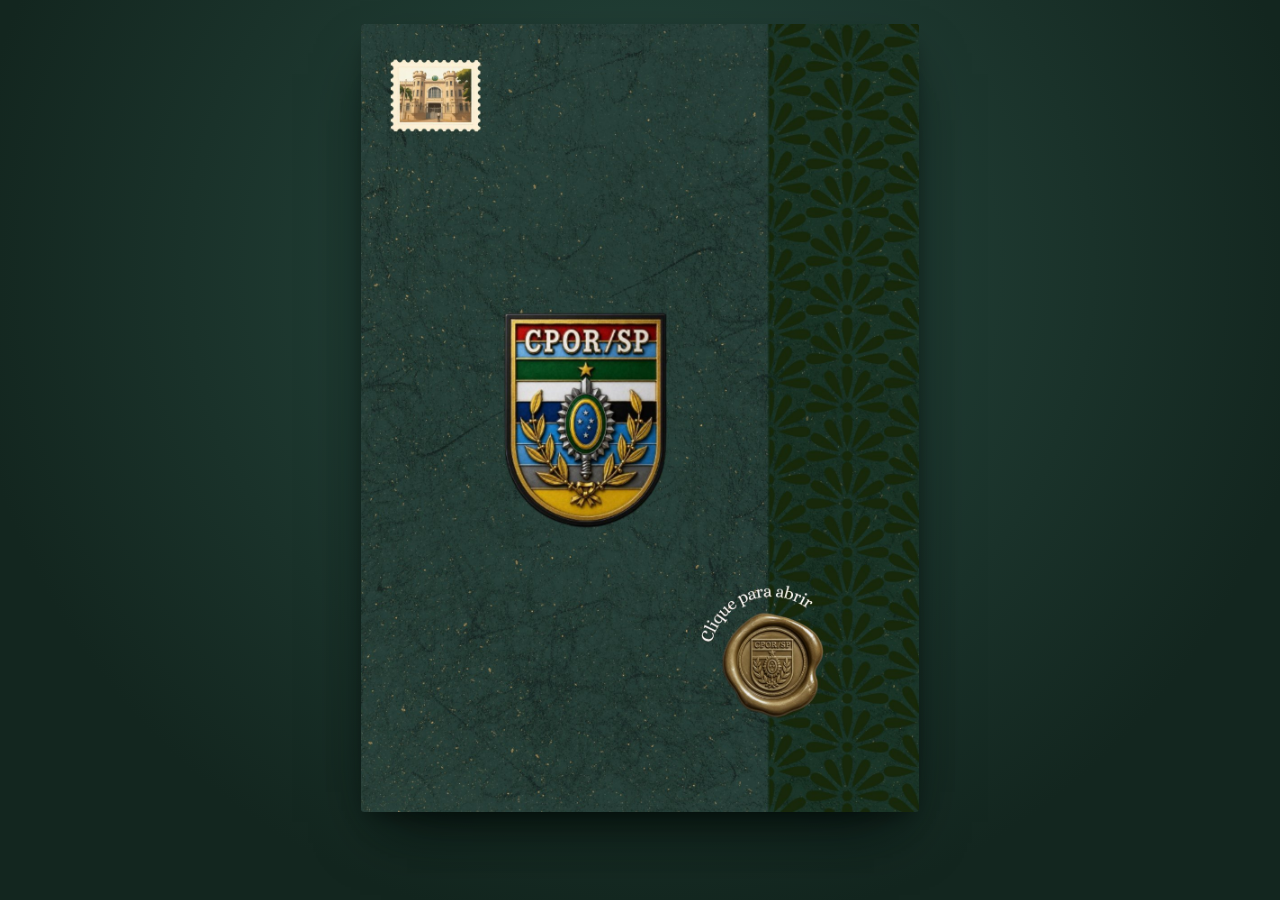
<file: index.html>
<!doctype html>
<html lang="pt-BR">
<head>
<meta charset="utf-8">
<meta name="viewport" content="width=device-width, initial-scale=1, viewport-fit=cover">
<title>Convite — Passagem de Comando CPOR/SP</title>
<meta name="description" content="Convite para a Solenidade de Passagem de Comando do CPOR/SP — 14/01/2027.">
<meta property="og:title" content="Convite — Passagem de Comando CPOR/SP">
<meta property="og:description" content="Solenidade de Passagem de Comando do CPOR/SP — quinta-feira, 14/01/2027, às 19h.">
<meta property="og:image" content="assets/convite-1.jpg">
<meta property="og:type" content="website">
<meta name="theme-color" content="#13261f">
<link rel="preload" as="image" href="assets/convite-1.jpg">
<link rel="preconnect" href="https://fonts.googleapis.com">
<link rel="preconnect" href="https://fonts.gstatic.com" crossorigin>
<link href="https://fonts.googleapis.com/css2?family=Cormorant+Garamond:wght@500;600&display=swap" rel="stylesheet">
<style>
  :root {
    --verde: #1b342b;
    --verde-fundo: #13261f;
    --verde-forro: #10221b;
    --creme: #f2ecd8;
    --dourado: #b39a62;
    --tinta: #20372f;
    /* Onde a faixa estampada começa na arte do envelope (904px de 1240px) */
    --corte: 0.72903;
    --curva: cubic-bezier(.65, 0, .35, 1);
    --curva-saida: cubic-bezier(.22, 1, .36, 1);
    --sombra: 0 30px 60px -20px rgba(4, 12, 9, .85), 0 10px 20px -10px rgba(4, 12, 9, .6);
  }

  * { box-sizing: border-box; }
  html, body { margin: 0; height: 100%; }
  body {
    background: radial-gradient(ellipse at 50% 30%, #284a40, var(--verde-fundo) 75%) fixed;
    background-color: var(--verde);
    color: var(--creme);
    font-family: "Cormorant Garamond", Georgia, serif;
    overflow: hidden;
    -webkit-tap-highlight-color: transparent;
  }

  main {
    min-height: 100svh;
    display: flex;
    flex-direction: column;
    align-items: center;
    justify-content: center;
    gap: 18px;
    padding: 16px;
  }

  /* Palco: proporção A4 das artes (1240 x 1748), cabe na tela com espaço para os botões */
  .palco {
    position: relative;
    height: min(calc(100svh - 112px), calc((100vw - 32px) * 1.40968), 1150px);
    aspect-ratio: 1240 / 1748;
    perspective: 2200px;
    z-index: 1;
    transform-origin: 0 0;
    user-select: none;
    -webkit-user-select: none;
    -webkit-touch-callout: none;
  }
  .palco img { -webkit-user-drag: none; }
  /* Ampliar: pinça, dois toques, Ctrl + rolagem, Ctrl e + */
  .palco.aberto { touch-action: none; }
  .palco.suave { transition: transform .3s ease; }
  .palco.ampliado { cursor: grab; }
  .palco.arrastando { cursor: grabbing; }

  /* ---------- Fundo do envelope (aparece quando as abas abrem) ---------- */
  .forro {
    position: absolute;
    inset: 0;
    border-radius: 3px;
    background:
      radial-gradient(ellipse at 50% 40%, rgba(255,255,255,.04), transparent 70%),
      var(--verde-forro);
    box-shadow: var(--sombra), inset 0 0 50px rgba(0,0,0,.55);
    transition: opacity .5s ease 0s;
  }
  .aberto .forro { opacity: 0; transition: opacity .6s ease 1.3s; }

  /* ---------- Cartão (frente: comandantes · verso: convite) ---------- */
  .cartao {
    position: absolute;
    inset: 0;
    transform-style: preserve-3d;
    transform: scale(.9) translateY(1.5%);
    transition: transform .7s var(--curva) 0s;
  }
  .aberto .cartao { transform: none; transition: transform 1s var(--curva-saida) 1.05s; }

  .cartao-ergue, .cartao-gira {
    position: absolute;
    inset: 0;
    transform-style: preserve-3d;
  }
  .cartao-gira { transition: transform 1.1s var(--curva); }
  .verso-visivel .cartao-gira { transform: rotateY(-180deg); }

  .face {
    position: absolute;
    inset: 0;
    border-radius: 3px;
    overflow: hidden;
    backface-visibility: hidden;
    -webkit-backface-visibility: hidden;
    box-shadow: var(--sombra);
    background: var(--creme);
  }
  .face img { display: block; width: 100%; height: 100%; }
  .face.verso { transform: rotateY(180deg); container-type: inline-size; }

  /* Botão de confirmação no verso, no lugar do antigo QR code: discreto, na cor do texto do convite */
  .rsvp {
    position: absolute;
    left: 50%;
    top: 85%;
    transform: translate(-50%, -50%);
    display: inline-flex;
    align-items: center;
    justify-content: center;
    white-space: nowrap;
    padding: .62em 1.25em .58em;
    font: 600 9px/1 "Cormorant Garamond", Georgia, serif;
    font-size: 2.05cqw;
    letter-spacing: .14em;
    text-transform: uppercase;
    text-decoration: none;
    color: #3a4329;
    background: rgba(58, 67, 41, .05);
    border: 1px solid rgba(58, 67, 41, .45);
    border-radius: 999px;
    visibility: hidden;
    transition: visibility 0s .55s;
  }
  .verso-visivel .rsvp { visibility: visible; }
  @media (hover: hover) { .rsvp:hover { background: rgba(58, 67, 41, .1); } }
  .rsvp:focus-visible { outline: 2px solid var(--dourado); outline-offset: 3px; }
  /* Sombra do cartão enquanto está dentro do envelope */
  .face .sombra-dentro {
    position: absolute;
    inset: 0;
    background: #0b1a14;
    opacity: .7;
    transition: opacity .5s ease .2s;
  }
  .aberto .face .sombra-dentro { opacity: 0; transition: opacity .8s ease .6s; }

  /* ---------- Abas do envelope: abrem a partir do selo ---------- */
  .aba {
    position: absolute;
    top: 0;
    bottom: 0;
    pointer-events: none;
    transform-style: preserve-3d;
    transition: transform .3s ease-out 1.55s;
  }
  .aba.esq { left: 0; width: calc(var(--corte) * 100%); }
  .aba.dir { left: calc(var(--corte) * 100%); right: 0; }
  /* 1º o selo racha: as abas se afastam um pouco */
  .aberto .aba { transition: transform .3s ease-out 0s; }
  .aberto .aba.esq { transform: translateX(-1%); }
  .aberto .aba.dir { transform: translateX(3%); }

  .folha {
    position: absolute;
    inset: 0;
    transform-style: preserve-3d;
    transition: transform 1s var(--curva) .5s;
  }
  .aba.esq .folha { transform-origin: left center; }
  .aba.dir .folha { transform-origin: right center; }
  /* 2º as abas se abrem como portas */
  .aberto .folha { transition: transform 1.1s var(--curva) .3s; }
  .aberto .aba.esq .folha { transform: rotateY(-112deg); }
  .aberto .aba.dir .folha { transform: rotateY(112deg); }

  .lado {
    position: absolute;
    inset: 0;
    overflow: hidden;
    backface-visibility: hidden;
    -webkit-backface-visibility: hidden;
    transition: opacity .25s ease .45s;
  }
  .aberto .lado { opacity: 0; transition: opacity .45s ease 1s; }
  .aba.esq .lado.fora { border-radius: 3px 0 0 3px; }
  .aba.dir .lado.fora { border-radius: 0 3px 3px 0; }
  .lado img { position: absolute; top: 0; height: 100%; max-width: none; display: block; }
  .aba.esq .lado img { left: 0; width: calc(100% / var(--corte)); }
  .aba.dir .lado img {
    width: calc(100% / (1 - var(--corte)));
    left: calc(-100% * var(--corte) / (1 - var(--corte)));
  }
  /* Parte de dentro da aba (forro) */
  .lado.dentro {
    transform: rotateY(180deg);
    background: linear-gradient(90deg, #0e1f18, #163026 60%, #11241c);
  }

  /* Área clicável do envelope inteiro; o anel marca o selo quando navega pelo teclado */
  .abrir {
    position: absolute;
    inset: 0;
    z-index: 5;
    padding: 0;
    border: 0;
    background: none;
    cursor: pointer;
  }
  .abrir:focus { outline: none; }
  .abrir .anel {
    position: absolute;
    left: var(--selo-x, 63.6%);
    top: var(--selo-y, 22%);
    width: var(--selo-w, 18.6%);
    aspect-ratio: 1;
    border-radius: 50%;
  }
  .abrir:focus-visible .anel { outline: 2px solid var(--creme); outline-offset: 4px; }
  .aberto .abrir { display: none; }

  /* ---------- Botões: estáticos, abaixo do cartão para não cobrir nada ---------- */
  .controles {
    position: relative;
    z-index: 2;
    min-height: 46px;
    display: flex;
    align-items: center;
    justify-content: center;
  }
  .grupo { display: flex; gap: 12px; }
  .grupo[hidden] { display: none; }

  .botao {
    appearance: none;
    display: inline-flex;
    align-items: center;
    gap: 10px;
    min-height: 46px;
    padding: 0 22px;
    border-radius: 2px;
    font: 600 15px/1 "Cormorant Garamond", Georgia, serif;
    letter-spacing: .18em;
    text-transform: uppercase;
    white-space: nowrap;
    cursor: pointer;
    transition: none;
  }
  .botao svg { width: 18px; height: 10px; flex: none; }
  .botao.principal {
    background: var(--creme);
    color: var(--tinta);
    border: 1px solid var(--creme);
    box-shadow: inset 0 0 0 3px var(--creme), inset 0 0 0 4px var(--dourado);
  }
  .botao.secundario {
    background: #152b23;
    color: var(--creme);
    border: 1px solid rgba(179, 154, 98, .75);
  }
  @media (hover: hover) {
    .botao.principal:hover { background: #fbf7ea; border-color: #fbf7ea; box-shadow: inset 0 0 0 3px #fbf7ea, inset 0 0 0 4px var(--dourado); }
    .botao.secundario:hover { background: #1d382e; }
  }
  .botao:focus-visible { outline: 2px solid var(--dourado); outline-offset: 3px; }

  .so-leitor {
    position: absolute; width: 1px; height: 1px; padding: 0; margin: -1px;
    overflow: hidden; clip: rect(0 0 0 0); white-space: nowrap; border: 0;
  }

  @media (max-width: 420px) {
    .grupo { gap: 10px; }
    .botao { padding: 0 16px; font-size: 14px; letter-spacing: .14em; gap: 8px; }
  }
  @media (max-width: 340px) {
    .botao { padding: 0 12px; font-size: 13px; letter-spacing: .1em; }
  }

  @media (prefers-reduced-motion: reduce) {
    .forro, .cartao, .cartao-gira, .aba, .folha, .lado,
    .aberto .forro, .aberto .cartao, .aberto .aba, .aberto .folha, .aberto .lado {
      transition-duration: .25s !important;
      transition-delay: 0s !important;
    }
  }
</style>
</head>
<body>
<main>
  <div class="palco" id="convite" style="--selo-x: 64.6%; --selo-y: 74.7%; --selo-w: 18.4%">
    <div class="forro" aria-hidden="true"></div>

    <div class="cartao">
      <div class="cartao-ergue">
        <div class="cartao-gira">
          <div class="face frente">
            <img draggable="false" src="assets/convite-2.jpg" alt="Antigos Comandantes do CPOR/SP, de 1930 aos dias de hoje" width="1240" height="1748">
            <div class="sombra-dentro" aria-hidden="true"></div>
          </div>
          <div class="face verso">
            <img draggable="false" src="assets/convite-3.jpg" alt="Convite para a Solenidade de Passagem de Comando do CPOR/SP" width="1240" height="1748">
            <!-- Link do formulário de confirmação de presença (Google Forms) -->
            <a class="rsvp" href="https://docs.google.com/forms/d/e/1FAIpQLScrMbw4zePzA4lhYASbJx0PyK-o26TCpUtgVabwHGBZzsUp2A/viewform" target="_blank" rel="noopener">Confirmar presença</a>
          </div>
        </div>
      </div>
    </div>

    <div class="aba esq" aria-hidden="true">
      <div class="folha">
        <div class="lado fora"><img draggable="false" src="assets/convite-1.jpg" alt=""></div>
        <div class="lado dentro"></div>
      </div>
    </div>
    <div class="aba dir" aria-hidden="true">
      <div class="folha">
        <div class="lado fora"><img draggable="false" src="assets/convite-1.jpg" alt=""></div>
        <div class="lado dentro"></div>
      </div>
    </div>

    <button type="button" class="abrir" id="abrir" aria-label="Abrir o convite">
      <span class="anel"></span>
    </button>
  </div>

  <nav class="controles" aria-label="Navegação do convite">
    <div class="grupo" data-etapa="frente" hidden>
      <button type="button" class="botao secundario" id="fechar">
        <svg viewBox="0 0 18 10" fill="none" stroke="currentColor" stroke-width="1.2" aria-hidden="true"><path d="M17 5H1M5 1 1 5l4 4"/></svg>
        Voltar
      </button>
      <button type="button" class="botao principal" id="virar">
        Ver o convite
        <svg viewBox="0 0 18 10" fill="none" stroke="currentColor" stroke-width="1.2" aria-hidden="true"><path d="M1 5h16M13 1l4 4-4 4"/></svg>
      </button>
    </div>
    <div class="grupo" data-etapa="verso" hidden>
      <button type="button" class="botao secundario" id="desvirar">
        <svg viewBox="0 0 18 10" fill="none" stroke="currentColor" stroke-width="1.2" aria-hidden="true"><path d="M17 5H1M5 1 1 5l4 4"/></svg>
        Voltar
      </button>
    </div>
  </nav>

  <div class="so-leitor" aria-live="polite" id="aviso"></div>
  <div class="so-leitor">
    O Diretor de Educação Superior Militar, General de Divisão Eduardo da VEIGA Cabral, tem a honra de convidar
    o(a) Senhor(a) e digníssima família para a Solenidade de Passagem de Comando do Centro de Preparação de
    Oficiais da Reserva de São Paulo (CPOR/SP), do Coronel Frederico Vieira CABRAL Mendes ao Tenente Coronel
    Daniel RAMOS LEMOS. Quinta-feira, 14 de janeiro de 2027. Inauguração do Retrato do Comandante Sucedido às
    18h30. Passagem de Comando às 19h. Rua Alfredo Pujol, 681, Santana, São Paulo/SP. Traje: militares, 9º B2 ou
    correspondente; militares da reserva e civis, esporte fino. Confirme sua presença até 08/01/2027 pelo e-mail
    comsoc@cporsp.eb.mil.br ou pelo telefone (11) 93948-8270.
  </div>
</main>

<script>
  (function () {
    var palco = document.getElementById("convite");
    var ergue = palco.querySelector(".cartao-ergue");
    var aviso = document.getElementById("aviso");
    var grupos = document.querySelectorAll(".grupo");
    var reduzido = window.matchMedia("(prefers-reduced-motion: reduce)").matches;
    var ocupado = false;

    // Tempo de cada transição (ms) — igual ao CSS
    var T = reduzido
      ? { abrir: 300, fechar: 300, virar: 300 }
      : { abrir: 2050, fechar: 1900, virar: 1150 };

    function mostrar(etapa, foco) {
      grupos.forEach(function (g) { g.hidden = g.dataset.etapa !== etapa; });
      if (foco) document.getElementById(foco).focus({ preventScroll: true });
    }

    function depois(ms, fn) {
      ocupado = true;
      mostrar(null);
      setTimeout(function () { ocupado = false; fn(); }, ms);
    }

    function erguer() {
      if (reduzido || !ergue.animate) return;
      ergue.animate(
        [{ transform: "none" }, { transform: "scale(.93)", offset: .5 }, { transform: "none" }],
        { duration: 1100, easing: "ease-in-out" }
      );
    }

    /* ---------------- Ampliar o cartão ---------------- */
    var MAX = 4;
    var z = { s: 1, x: 0, y: 0 };

    function limitar(v, a, b) { return Math.min(Math.max(v, a), b); }
    function podeAmpliar() { return palco.classList.contains("aberto") && !ocupado; }
    // Posição do cartão sem ampliação (não depende do transform)
    function base() {
      return { left: palco.offsetLeft, top: palco.offsetTop, w: palco.offsetWidth, h: palco.offsetHeight };
    }

    function aplicar(s, x, y, suave) {
      var b = base();
      var vw = document.documentElement.clientWidth, vh = document.documentElement.clientHeight;
      s = limitar(s, 1, MAX);
      if (s <= 1.001) { s = 1; x = 0; y = 0; }
      else {
        var W = b.w * s, H = b.h * s, L = b.left + x, T2 = b.top + y;
        L = W >= vw ? limitar(L, vw - W, 0) : limitar(L, 0, vw - W);
        T2 = H >= vh ? limitar(T2, vh - H, 0) : limitar(T2, 0, vh - H);
        x = L - b.left; y = T2 - b.top;
      }
      z = { s: s, x: x, y: y };
      palco.classList.toggle("suave", !!suave);
      palco.classList.toggle("ampliado", s > 1);
      palco.style.transform = s === 1 ? "" : "translate(" + x + "px," + y + "px) scale(" + s + ")";
    }

    // Amplia mantendo parado o ponto (px, py) da tela
    function ampliarEm(px, py, s, suave) {
      var b = base();
      s = limitar(s, 1, MAX);
      var cx = (px - b.left - z.x) / z.s, cy = (py - b.top - z.y) / z.s;
      aplicar(s, px - b.left - cx * s, py - b.top - cy * s, suave);
    }

    function centro() {
      var r = palco.getBoundingClientRect();
      return { x: r.left + r.width / 2, y: r.top + r.height / 2 };
    }

    // Toque / mouse: pinça, arrastar e dois toques
    var pontos = new Map(), gesto = null, ultimoToque = null;

    function iniciarGesto() {
      var p = Array.from(pontos.values()), b = base();
      if (p.length >= 2) {
        var mx = (p[0].x + p[1].x) / 2, my = (p[0].y + p[1].y) / 2;
        gesto = {
          tipo: "pinca",
          d0: Math.hypot(p[0].x - p[1].x, p[0].y - p[1].y) || 1,
          s0: z.s,
          cx: (mx - b.left - z.x) / z.s,
          cy: (my - b.top - z.y) / z.s
        };
      } else if (p.length === 1) {
        gesto = { tipo: "arrasto", px: p[0].x, py: p[0].y, x0: z.x, y0: z.y, t0: performance.now(), moveu: false };
      } else {
        gesto = null;
      }
    }

    palco.addEventListener("pointerdown", function (e) {
      if (!podeAmpliar() || (e.pointerType === "mouse" && e.button !== 0)) return;
      if (e.target.closest(".rsvp")) return;   // deixa o link de confirmação funcionar
      try { palco.setPointerCapture(e.pointerId); } catch (_) {}
      pontos.set(e.pointerId, { x: e.clientX, y: e.clientY });
      if (pontos.size > 1) ultimoToque = null;
      iniciarGesto();
    });

    palco.addEventListener("pointermove", function (e) {
      if (!pontos.has(e.pointerId) || !gesto) return;
      pontos.set(e.pointerId, { x: e.clientX, y: e.clientY });
      var b = base();
      if (gesto.tipo === "pinca" && pontos.size >= 2) {
        var p = Array.from(pontos.values());
        var mx = (p[0].x + p[1].x) / 2, my = (p[0].y + p[1].y) / 2;
        var s = limitar(gesto.s0 * Math.hypot(p[0].x - p[1].x, p[0].y - p[1].y) / gesto.d0, 1, MAX);
        aplicar(s, mx - b.left - gesto.cx * s, my - b.top - gesto.cy * s);
      } else if (gesto.tipo === "arrasto") {
        var dx = e.clientX - gesto.px, dy = e.clientY - gesto.py;
        if (Math.hypot(dx, dy) > 8) gesto.moveu = true;
        if (z.s > 1 && gesto.moveu) {
          palco.classList.add("arrastando");
          aplicar(z.s, gesto.x0 + dx, gesto.y0 + dy);
        }
      }
    });

    function soltar(e) {
      if (!pontos.has(e.pointerId)) return;
      var g = gesto;
      pontos.delete(e.pointerId);
      palco.classList.remove("arrastando");

      // Dois toques (ou duplo clique): amplia no ponto tocado, ou volta ao normal
      if (e.type === "pointerup" && g && g.tipo === "arrasto" && !g.moveu && performance.now() - g.t0 < 300) {
        var agora = performance.now();
        if (ultimoToque && agora - ultimoToque.t < 320 && Math.hypot(e.clientX - ultimoToque.x, e.clientY - ultimoToque.y) < 40) {
          if (z.s > 1.05) aplicar(1, 0, 0, true);
          else ampliarEm(e.clientX, e.clientY, 2.5, true);
          ultimoToque = null;
        } else {
          ultimoToque = { t: agora, x: e.clientX, y: e.clientY };
        }
      }
      if (pontos.size === 0 && z.s < 1.03) aplicar(1, 0, 0, true);
      iniciarGesto();
    }
    palco.addEventListener("pointerup", soltar);
    palco.addEventListener("pointercancel", soltar);

    // Computador: Ctrl + rolagem e pinça no trackpad ampliam; rolagem move quando ampliado
    window.addEventListener("wheel", function (e) {
      if (!podeAmpliar()) return;
      if (e.ctrlKey || e.metaKey) {
        e.preventDefault();
        var passo = e.deltaMode === 1 ? 0.05 : 0.0025;
        ampliarEm(e.clientX, e.clientY, z.s * limitar(Math.exp(-e.deltaY * passo), 0.5, 2));
      } else if (z.s > 1) {
        e.preventDefault();
        aplicar(z.s, z.x - e.deltaX, z.y - e.deltaY);
      }
    }, { passive: false });

    // Safari no Mac: pinça no trackpad
    var sGesto = 1;
    window.addEventListener("gesturestart", function (e) {
      if (!podeAmpliar() || pontos.size) return;
      e.preventDefault(); sGesto = z.s;
    });
    window.addEventListener("gesturechange", function (e) {
      if (!podeAmpliar() || pontos.size) return;
      e.preventDefault(); ampliarEm(e.clientX, e.clientY, sGesto * e.scale);
    });

    // Ctrl/Cmd e "+", "-" ou "0"
    window.addEventListener("keydown", function (e) {
      if (!(e.ctrlKey || e.metaKey) || !podeAmpliar()) return;
      var c = centro();
      if (e.key === "+" || e.key === "=") { e.preventDefault(); ampliarEm(c.x, c.y, z.s * 1.25, true); }
      else if (e.key === "-") { e.preventDefault(); ampliarEm(c.x, c.y, z.s / 1.25, true); }
      else if (e.key === "0") { e.preventDefault(); aplicar(1, 0, 0, true); }
    });

    window.addEventListener("resize", function () { aplicar(z.s, z.x, z.y); });

    // Antes de virar ou fechar, o cartão volta ao tamanho normal
    function semZoom(fn) {
      if (z.s === 1) { fn(); return; }
      aplicar(1, 0, 0, true);
      ocupado = true;
      setTimeout(function () { ocupado = false; palco.classList.remove("suave"); fn(); }, 320);
    }

    /* ---------------- Navegação ---------------- */
    document.getElementById("abrir").addEventListener("click", function () {
      if (ocupado) return;
      palco.classList.add("aberto");
      aviso.textContent = "Convite aberto: Antigos Comandantes.";
      depois(T.abrir, function () { mostrar("frente", "virar"); });
    });

    document.getElementById("fechar").addEventListener("click", function () {
      if (ocupado) return;
      semZoom(function () {
        palco.classList.remove("aberto");
        aviso.textContent = "Envelope fechado.";
        depois(T.fechar, function () { mostrar(null); document.getElementById("abrir").focus({ preventScroll: true }); });
      });
    });

    document.getElementById("virar").addEventListener("click", function () {
      if (ocupado) return;
      semZoom(function () {
        palco.classList.add("verso-visivel");
        erguer();
        aviso.textContent = "Verso: convite da Passagem de Comando.";
        depois(T.virar, function () { mostrar("verso", "desvirar"); });
      });
    });

    document.getElementById("desvirar").addEventListener("click", function () {
      if (ocupado) return;
      semZoom(function () {
        palco.classList.remove("verso-visivel");
        erguer();
        aviso.textContent = "Frente: Antigos Comandantes.";
        depois(T.virar, function () { mostrar("frente", "virar"); });
      });
    });
  })();
</script>
</body>
</html>
</file>
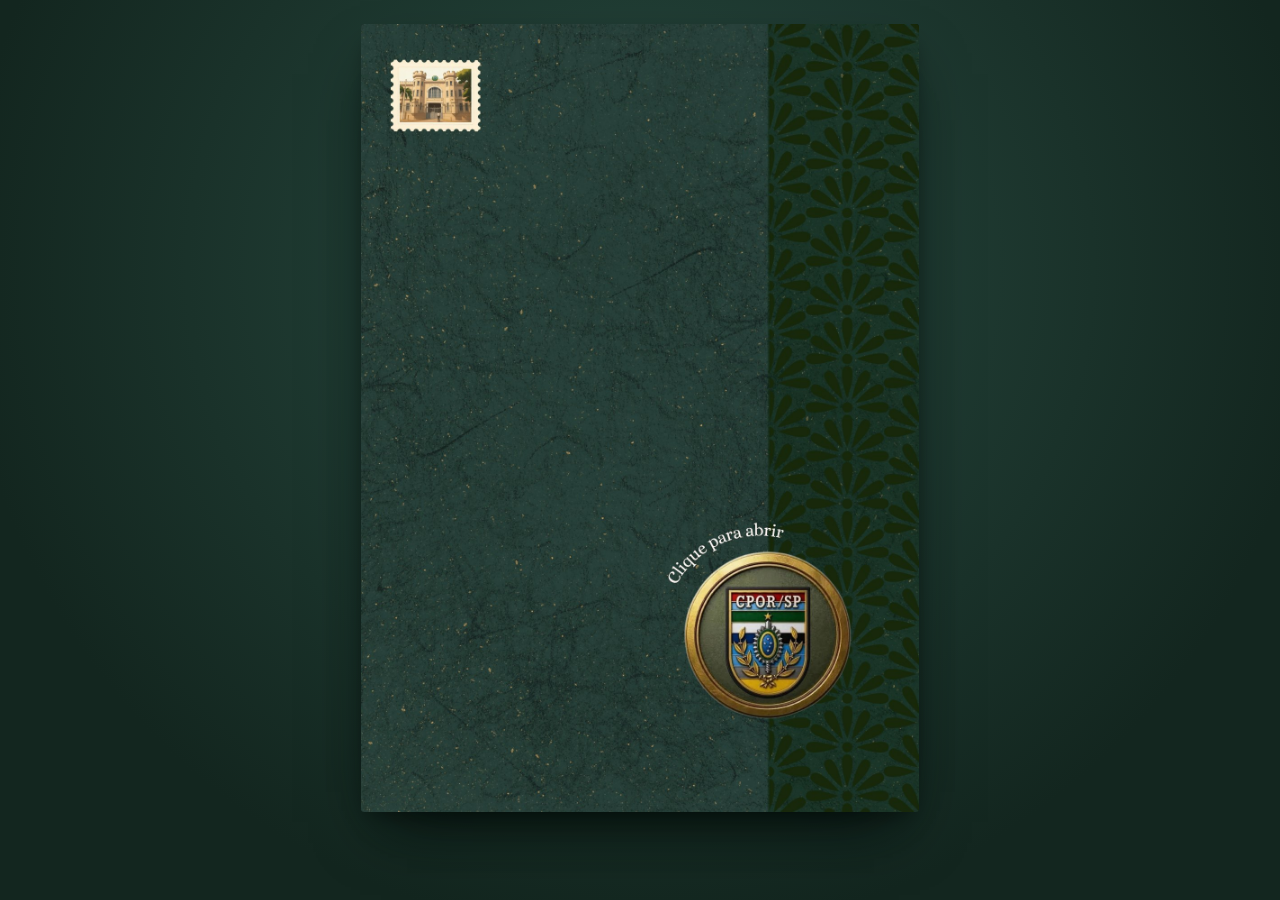
<file: capa-2.html>
<!doctype html>
<html lang="pt-BR">
<head>
<meta charset="utf-8">
<meta name="viewport" content="width=device-width, initial-scale=1, viewport-fit=cover">
<title>Convite — Passagem de Comando CPOR/SP</title>
<meta name="description" content="Convite para a Solenidade de Passagem de Comando do CPOR/SP — 14/01/2027.">
<meta property="og:title" content="Convite — Passagem de Comando CPOR/SP">
<meta property="og:description" content="Solenidade de Passagem de Comando do CPOR/SP — quinta-feira, 14/01/2027, às 19h.">
<meta property="og:image" content="assets/convite-1b.jpg">
<meta property="og:type" content="website">
<meta name="theme-color" content="#13261f">
<link rel="preload" as="image" href="assets/convite-1b.jpg">
<link rel="preconnect" href="https://fonts.googleapis.com">
<link rel="preconnect" href="https://fonts.gstatic.com" crossorigin>
<link href="https://fonts.googleapis.com/css2?family=Cormorant+Garamond:wght@500;600&display=swap" rel="stylesheet">
<style>
  :root {
    --verde: #1b342b;
    --verde-fundo: #13261f;
    --verde-forro: #10221b;
    --creme: #f2ecd8;
    --dourado: #b39a62;
    --tinta: #20372f;
    /* Onde a faixa estampada começa na arte do envelope (904px de 1240px) */
    --corte: 0.72903;
    --curva: cubic-bezier(.65, 0, .35, 1);
    --curva-saida: cubic-bezier(.22, 1, .36, 1);
    --sombra: 0 30px 60px -20px rgba(4, 12, 9, .85), 0 10px 20px -10px rgba(4, 12, 9, .6);
  }

  * { box-sizing: border-box; }
  html, body { margin: 0; height: 100%; }
  body {
    background: radial-gradient(ellipse at 50% 30%, #284a40, var(--verde-fundo) 75%) fixed;
    background-color: var(--verde);
    color: var(--creme);
    font-family: "Cormorant Garamond", Georgia, serif;
    overflow: hidden;
    -webkit-tap-highlight-color: transparent;
  }

  main {
    min-height: 100svh;
    display: flex;
    flex-direction: column;
    align-items: center;
    justify-content: center;
    gap: 18px;
    padding: 16px;
  }

  /* Palco: proporção A4 das artes (1240 x 1748), cabe na tela com espaço para os botões */
  .palco {
    position: relative;
    height: min(calc(100svh - 112px), calc((100vw - 32px) * 1.40968), 1150px);
    aspect-ratio: 1240 / 1748;
    perspective: 2200px;
    z-index: 1;
    transform-origin: 0 0;
    user-select: none;
    -webkit-user-select: none;
    -webkit-touch-callout: none;
  }
  .palco img { -webkit-user-drag: none; }
  /* Ampliar: pinça, dois toques, Ctrl + rolagem, Ctrl e + */
  .palco.aberto { touch-action: none; }
  .palco.suave { transition: transform .3s ease; }
  .palco.ampliado { cursor: grab; }
  .palco.arrastando { cursor: grabbing; }

  /* ---------- Fundo do envelope (aparece quando as abas abrem) ---------- */
  .forro {
    position: absolute;
    inset: 0;
    border-radius: 3px;
    background:
      radial-gradient(ellipse at 50% 40%, rgba(255,255,255,.04), transparent 70%),
      var(--verde-forro);
    box-shadow: var(--sombra), inset 0 0 50px rgba(0,0,0,.55);
    transition: opacity .5s ease 0s;
  }
  .aberto .forro { opacity: 0; transition: opacity .6s ease 1.3s; }

  /* ---------- Cartão (frente: comandantes · verso: convite) ---------- */
  .cartao {
    position: absolute;
    inset: 0;
    transform-style: preserve-3d;
    transform: scale(.9) translateY(1.5%);
    transition: transform .7s var(--curva) 0s;
  }
  .aberto .cartao { transform: none; transition: transform 1s var(--curva-saida) 1.05s; }

  .cartao-ergue, .cartao-gira {
    position: absolute;
    inset: 0;
    transform-style: preserve-3d;
  }
  .cartao-gira { transition: transform 1.1s var(--curva); }
  .verso-visivel .cartao-gira { transform: rotateY(-180deg); }

  .face {
    position: absolute;
    inset: 0;
    border-radius: 3px;
    overflow: hidden;
    backface-visibility: hidden;
    -webkit-backface-visibility: hidden;
    box-shadow: var(--sombra);
    background: var(--creme);
  }
  .face img { display: block; width: 100%; height: 100%; }
  .face.verso { transform: rotateY(180deg); container-type: inline-size; }

  /* Botão de confirmação no verso, no lugar do antigo QR code: discreto, na cor do texto do convite */
  .rsvp {
    position: absolute;
    left: 50%;
    top: 85%;
    transform: translate(-50%, -50%);
    display: inline-flex;
    align-items: center;
    justify-content: center;
    white-space: nowrap;
    padding: .62em 1.25em .58em;
    font: 600 9px/1 "Cormorant Garamond", Georgia, serif;
    font-size: 2.05cqw;
    letter-spacing: .14em;
    text-transform: uppercase;
    text-decoration: none;
    color: #3a4329;
    background: rgba(58, 67, 41, .05);
    border: 1px solid rgba(58, 67, 41, .45);
    border-radius: 999px;
    visibility: hidden;
    transition: visibility 0s .55s;
  }
  .verso-visivel .rsvp { visibility: visible; }
  @media (hover: hover) { .rsvp:hover { background: rgba(58, 67, 41, .1); } }
  .rsvp:focus-visible { outline: 2px solid var(--dourado); outline-offset: 3px; }
  /* Sombra do cartão enquanto está dentro do envelope */
  .face .sombra-dentro {
    position: absolute;
    inset: 0;
    background: #0b1a14;
    opacity: .7;
    transition: opacity .5s ease .2s;
  }
  .aberto .face .sombra-dentro { opacity: 0; transition: opacity .8s ease .6s; }

  /* ---------- Abas do envelope: abrem a partir do selo ---------- */
  .aba {
    position: absolute;
    top: 0;
    bottom: 0;
    pointer-events: none;
    transform-style: preserve-3d;
    transition: transform .3s ease-out 1.55s;
  }
  .aba.esq { left: 0; width: calc(var(--corte) * 100%); }
  .aba.dir { left: calc(var(--corte) * 100%); right: 0; }
  /* 1º o selo racha: as abas se afastam um pouco */
  .aberto .aba { transition: transform .3s ease-out 0s; }
  .aberto .aba.esq { transform: translateX(-1%); }
  .aberto .aba.dir { transform: translateX(3%); }

  .folha {
    position: absolute;
    inset: 0;
    transform-style: preserve-3d;
    transition: transform 1s var(--curva) .5s;
  }
  .aba.esq .folha { transform-origin: left center; }
  .aba.dir .folha { transform-origin: right center; }
  /* 2º as abas se abrem como portas */
  .aberto .folha { transition: transform 1.1s var(--curva) .3s; }
  .aberto .aba.esq .folha { transform: rotateY(-112deg); }
  .aberto .aba.dir .folha { transform: rotateY(112deg); }

  .lado {
    position: absolute;
    inset: 0;
    overflow: hidden;
    backface-visibility: hidden;
    -webkit-backface-visibility: hidden;
    transition: opacity .25s ease .45s;
  }
  .aberto .lado { opacity: 0; transition: opacity .45s ease 1s; }
  .aba.esq .lado.fora { border-radius: 3px 0 0 3px; }
  .aba.dir .lado.fora { border-radius: 0 3px 3px 0; }
  .lado img { position: absolute; top: 0; height: 100%; max-width: none; display: block; }
  .aba.esq .lado img { left: 0; width: calc(100% / var(--corte)); }
  .aba.dir .lado img {
    width: calc(100% / (1 - var(--corte)));
    left: calc(-100% * var(--corte) / (1 - var(--corte)));
  }
  /* Parte de dentro da aba (forro) */
  .lado.dentro {
    transform: rotateY(180deg);
    background: linear-gradient(90deg, #0e1f18, #163026 60%, #11241c);
  }

  /* Área clicável do envelope inteiro; o anel marca o selo quando navega pelo teclado */
  .abrir {
    position: absolute;
    inset: 0;
    z-index: 5;
    padding: 0;
    border: 0;
    background: none;
    cursor: pointer;
  }
  .abrir:focus { outline: none; }
  .abrir .anel {
    position: absolute;
    left: var(--selo-x, 63.6%);
    top: var(--selo-y, 22%);
    width: var(--selo-w, 18.6%);
    aspect-ratio: 1;
    border-radius: 50%;
  }
  .abrir:focus-visible .anel { outline: 2px solid var(--creme); outline-offset: 4px; }
  .aberto .abrir { display: none; }

  /* ---------- Botões: estáticos, abaixo do cartão para não cobrir nada ---------- */
  .controles {
    position: relative;
    z-index: 2;
    min-height: 46px;
    display: flex;
    align-items: center;
    justify-content: center;
  }
  .grupo { display: flex; gap: 12px; }
  .grupo[hidden] { display: none; }

  .botao {
    appearance: none;
    display: inline-flex;
    align-items: center;
    gap: 10px;
    min-height: 46px;
    padding: 0 22px;
    border-radius: 2px;
    font: 600 15px/1 "Cormorant Garamond", Georgia, serif;
    letter-spacing: .18em;
    text-transform: uppercase;
    white-space: nowrap;
    cursor: pointer;
    transition: none;
  }
  .botao svg { width: 18px; height: 10px; flex: none; }
  .botao.principal {
    background: var(--creme);
    color: var(--tinta);
    border: 1px solid var(--creme);
    box-shadow: inset 0 0 0 3px var(--creme), inset 0 0 0 4px var(--dourado);
  }
  .botao.secundario {
    background: #152b23;
    color: var(--creme);
    border: 1px solid rgba(179, 154, 98, .75);
  }
  @media (hover: hover) {
    .botao.principal:hover { background: #fbf7ea; border-color: #fbf7ea; box-shadow: inset 0 0 0 3px #fbf7ea, inset 0 0 0 4px var(--dourado); }
    .botao.secundario:hover { background: #1d382e; }
  }
  .botao:focus-visible { outline: 2px solid var(--dourado); outline-offset: 3px; }

  .so-leitor {
    position: absolute; width: 1px; height: 1px; padding: 0; margin: -1px;
    overflow: hidden; clip: rect(0 0 0 0); white-space: nowrap; border: 0;
  }

  @media (max-width: 420px) {
    .grupo { gap: 10px; }
    .botao { padding: 0 16px; font-size: 14px; letter-spacing: .14em; gap: 8px; }
  }
  @media (max-width: 340px) {
    .botao { padding: 0 12px; font-size: 13px; letter-spacing: .1em; }
  }

  @media (prefers-reduced-motion: reduce) {
    .forro, .cartao, .cartao-gira, .aba, .folha, .lado,
    .aberto .forro, .aberto .cartao, .aberto .aba, .aberto .folha, .aberto .lado {
      transition-duration: .25s !important;
      transition-delay: 0s !important;
    }
  }
</style>
</head>
<body>
<main>
  <div class="palco" id="convite" style="--selo-x: 57.6%; --selo-y: 67%; --selo-w: 30.4%">
    <div class="forro" aria-hidden="true"></div>

    <div class="cartao">
      <div class="cartao-ergue">
        <div class="cartao-gira">
          <div class="face frente">
            <img draggable="false" src="assets/convite-2.jpg" alt="Antigos Comandantes do CPOR/SP, de 1930 aos dias de hoje" width="1240" height="1748">
            <div class="sombra-dentro" aria-hidden="true"></div>
          </div>
          <div class="face verso">
            <img draggable="false" src="assets/convite-3.jpg" alt="Convite para a Solenidade de Passagem de Comando do CPOR/SP" width="1240" height="1748">
            <!-- Link do formulário de confirmação de presença (Google Forms) -->
            <a class="rsvp" href="https://docs.google.com/forms/d/e/1FAIpQLScrMbw4zePzA4lhYASbJx0PyK-o26TCpUtgVabwHGBZzsUp2A/viewform" target="_blank" rel="noopener">Confirmar presença</a>
          </div>
        </div>
      </div>
    </div>

    <div class="aba esq" aria-hidden="true">
      <div class="folha">
        <div class="lado fora"><img draggable="false" src="assets/convite-1b.jpg" alt=""></div>
        <div class="lado dentro"></div>
      </div>
    </div>
    <div class="aba dir" aria-hidden="true">
      <div class="folha">
        <div class="lado fora"><img draggable="false" src="assets/convite-1b.jpg" alt=""></div>
        <div class="lado dentro"></div>
      </div>
    </div>

    <button type="button" class="abrir" id="abrir" aria-label="Abrir o convite">
      <span class="anel"></span>
    </button>
  </div>

  <nav class="controles" aria-label="Navegação do convite">
    <div class="grupo" data-etapa="frente" hidden>
      <button type="button" class="botao secundario" id="fechar">
        <svg viewBox="0 0 18 10" fill="none" stroke="currentColor" stroke-width="1.2" aria-hidden="true"><path d="M17 5H1M5 1 1 5l4 4"/></svg>
        Voltar
      </button>
      <button type="button" class="botao principal" id="virar">
        Ver o convite
        <svg viewBox="0 0 18 10" fill="none" stroke="currentColor" stroke-width="1.2" aria-hidden="true"><path d="M1 5h16M13 1l4 4-4 4"/></svg>
      </button>
    </div>
    <div class="grupo" data-etapa="verso" hidden>
      <button type="button" class="botao secundario" id="desvirar">
        <svg viewBox="0 0 18 10" fill="none" stroke="currentColor" stroke-width="1.2" aria-hidden="true"><path d="M17 5H1M5 1 1 5l4 4"/></svg>
        Voltar
      </button>
    </div>
  </nav>

  <div class="so-leitor" aria-live="polite" id="aviso"></div>
  <div class="so-leitor">
    O Diretor de Educação Superior Militar, General de Divisão Eduardo da VEIGA Cabral, tem a honra de convidar
    o(a) Senhor(a) e digníssima família para a Solenidade de Passagem de Comando do Centro de Preparação de
    Oficiais da Reserva de São Paulo (CPOR/SP), do Coronel Frederico Vieira CABRAL Mendes ao Tenente Coronel
    Daniel RAMOS LEMOS. Quinta-feira, 14 de janeiro de 2027. Inauguração do Retrato do Comandante Sucedido às
    18h30. Passagem de Comando às 19h. Rua Alfredo Pujol, 681, Santana, São Paulo/SP. Traje: militares, 9º B2 ou
    correspondente; militares da reserva e civis, esporte fino. Confirme sua presença até 08/01/2027 pelo e-mail
    comsoc@cporsp.eb.mil.br ou pelo telefone (11) 93948-8270.
  </div>
</main>

<script>
  (function () {
    var palco = document.getElementById("convite");
    var ergue = palco.querySelector(".cartao-ergue");
    var aviso = document.getElementById("aviso");
    var grupos = document.querySelectorAll(".grupo");
    var reduzido = window.matchMedia("(prefers-reduced-motion: reduce)").matches;
    var ocupado = false;

    // Tempo de cada transição (ms) — igual ao CSS
    var T = reduzido
      ? { abrir: 300, fechar: 300, virar: 300 }
      : { abrir: 2050, fechar: 1900, virar: 1150 };

    function mostrar(etapa, foco) {
      grupos.forEach(function (g) { g.hidden = g.dataset.etapa !== etapa; });
      if (foco) document.getElementById(foco).focus({ preventScroll: true });
    }

    function depois(ms, fn) {
      ocupado = true;
      mostrar(null);
      setTimeout(function () { ocupado = false; fn(); }, ms);
    }

    function erguer() {
      if (reduzido || !ergue.animate) return;
      ergue.animate(
        [{ transform: "none" }, { transform: "scale(.93)", offset: .5 }, { transform: "none" }],
        { duration: 1100, easing: "ease-in-out" }
      );
    }

    /* ---------------- Ampliar o cartão ---------------- */
    var MAX = 4;
    var z = { s: 1, x: 0, y: 0 };

    function limitar(v, a, b) { return Math.min(Math.max(v, a), b); }
    function podeAmpliar() { return palco.classList.contains("aberto") && !ocupado; }
    // Posição do cartão sem ampliação (não depende do transform)
    function base() {
      return { left: palco.offsetLeft, top: palco.offsetTop, w: palco.offsetWidth, h: palco.offsetHeight };
    }

    function aplicar(s, x, y, suave) {
      var b = base();
      var vw = document.documentElement.clientWidth, vh = document.documentElement.clientHeight;
      s = limitar(s, 1, MAX);
      if (s <= 1.001) { s = 1; x = 0; y = 0; }
      else {
        var W = b.w * s, H = b.h * s, L = b.left + x, T2 = b.top + y;
        L = W >= vw ? limitar(L, vw - W, 0) : limitar(L, 0, vw - W);
        T2 = H >= vh ? limitar(T2, vh - H, 0) : limitar(T2, 0, vh - H);
        x = L - b.left; y = T2 - b.top;
      }
      z = { s: s, x: x, y: y };
      palco.classList.toggle("suave", !!suave);
      palco.classList.toggle("ampliado", s > 1);
      palco.style.transform = s === 1 ? "" : "translate(" + x + "px," + y + "px) scale(" + s + ")";
    }

    // Amplia mantendo parado o ponto (px, py) da tela
    function ampliarEm(px, py, s, suave) {
      var b = base();
      s = limitar(s, 1, MAX);
      var cx = (px - b.left - z.x) / z.s, cy = (py - b.top - z.y) / z.s;
      aplicar(s, px - b.left - cx * s, py - b.top - cy * s, suave);
    }

    function centro() {
      var r = palco.getBoundingClientRect();
      return { x: r.left + r.width / 2, y: r.top + r.height / 2 };
    }

    // Toque / mouse: pinça, arrastar e dois toques
    var pontos = new Map(), gesto = null, ultimoToque = null;

    function iniciarGesto() {
      var p = Array.from(pontos.values()), b = base();
      if (p.length >= 2) {
        var mx = (p[0].x + p[1].x) / 2, my = (p[0].y + p[1].y) / 2;
        gesto = {
          tipo: "pinca",
          d0: Math.hypot(p[0].x - p[1].x, p[0].y - p[1].y) || 1,
          s0: z.s,
          cx: (mx - b.left - z.x) / z.s,
          cy: (my - b.top - z.y) / z.s
        };
      } else if (p.length === 1) {
        gesto = { tipo: "arrasto", px: p[0].x, py: p[0].y, x0: z.x, y0: z.y, t0: performance.now(), moveu: false };
      } else {
        gesto = null;
      }
    }

    palco.addEventListener("pointerdown", function (e) {
      if (!podeAmpliar() || (e.pointerType === "mouse" && e.button !== 0)) return;
      if (e.target.closest(".rsvp")) return;   // deixa o link de confirmação funcionar
      try { palco.setPointerCapture(e.pointerId); } catch (_) {}
      pontos.set(e.pointerId, { x: e.clientX, y: e.clientY });
      if (pontos.size > 1) ultimoToque = null;
      iniciarGesto();
    });

    palco.addEventListener("pointermove", function (e) {
      if (!pontos.has(e.pointerId) || !gesto) return;
      pontos.set(e.pointerId, { x: e.clientX, y: e.clientY });
      var b = base();
      if (gesto.tipo === "pinca" && pontos.size >= 2) {
        var p = Array.from(pontos.values());
        var mx = (p[0].x + p[1].x) / 2, my = (p[0].y + p[1].y) / 2;
        var s = limitar(gesto.s0 * Math.hypot(p[0].x - p[1].x, p[0].y - p[1].y) / gesto.d0, 1, MAX);
        aplicar(s, mx - b.left - gesto.cx * s, my - b.top - gesto.cy * s);
      } else if (gesto.tipo === "arrasto") {
        var dx = e.clientX - gesto.px, dy = e.clientY - gesto.py;
        if (Math.hypot(dx, dy) > 8) gesto.moveu = true;
        if (z.s > 1 && gesto.moveu) {
          palco.classList.add("arrastando");
          aplicar(z.s, gesto.x0 + dx, gesto.y0 + dy);
        }
      }
    });

    function soltar(e) {
      if (!pontos.has(e.pointerId)) return;
      var g = gesto;
      pontos.delete(e.pointerId);
      palco.classList.remove("arrastando");

      // Dois toques (ou duplo clique): amplia no ponto tocado, ou volta ao normal
      if (e.type === "pointerup" && g && g.tipo === "arrasto" && !g.moveu && performance.now() - g.t0 < 300) {
        var agora = performance.now();
        if (ultimoToque && agora - ultimoToque.t < 320 && Math.hypot(e.clientX - ultimoToque.x, e.clientY - ultimoToque.y) < 40) {
          if (z.s > 1.05) aplicar(1, 0, 0, true);
          else ampliarEm(e.clientX, e.clientY, 2.5, true);
          ultimoToque = null;
        } else {
          ultimoToque = { t: agora, x: e.clientX, y: e.clientY };
        }
      }
      if (pontos.size === 0 && z.s < 1.03) aplicar(1, 0, 0, true);
      iniciarGesto();
    }
    palco.addEventListener("pointerup", soltar);
    palco.addEventListener("pointercancel", soltar);

    // Computador: Ctrl + rolagem e pinça no trackpad ampliam; rolagem move quando ampliado
    window.addEventListener("wheel", function (e) {
      if (!podeAmpliar()) return;
      if (e.ctrlKey || e.metaKey) {
        e.preventDefault();
        var passo = e.deltaMode === 1 ? 0.05 : 0.0025;
        ampliarEm(e.clientX, e.clientY, z.s * limitar(Math.exp(-e.deltaY * passo), 0.5, 2));
      } else if (z.s > 1) {
        e.preventDefault();
        aplicar(z.s, z.x - e.deltaX, z.y - e.deltaY);
      }
    }, { passive: false });

    // Safari no Mac: pinça no trackpad
    var sGesto = 1;
    window.addEventListener("gesturestart", function (e) {
      if (!podeAmpliar() || pontos.size) return;
      e.preventDefault(); sGesto = z.s;
    });
    window.addEventListener("gesturechange", function (e) {
      if (!podeAmpliar() || pontos.size) return;
      e.preventDefault(); ampliarEm(e.clientX, e.clientY, sGesto * e.scale);
    });

    // Ctrl/Cmd e "+", "-" ou "0"
    window.addEventListener("keydown", function (e) {
      if (!(e.ctrlKey || e.metaKey) || !podeAmpliar()) return;
      var c = centro();
      if (e.key === "+" || e.key === "=") { e.preventDefault(); ampliarEm(c.x, c.y, z.s * 1.25, true); }
      else if (e.key === "-") { e.preventDefault(); ampliarEm(c.x, c.y, z.s / 1.25, true); }
      else if (e.key === "0") { e.preventDefault(); aplicar(1, 0, 0, true); }
    });

    window.addEventListener("resize", function () { aplicar(z.s, z.x, z.y); });

    // Antes de virar ou fechar, o cartão volta ao tamanho normal
    function semZoom(fn) {
      if (z.s === 1) { fn(); return; }
      aplicar(1, 0, 0, true);
      ocupado = true;
      setTimeout(function () { ocupado = false; palco.classList.remove("suave"); fn(); }, 320);
    }

    /* ---------------- Navegação ---------------- */
    document.getElementById("abrir").addEventListener("click", function () {
      if (ocupado) return;
      palco.classList.add("aberto");
      aviso.textContent = "Convite aberto: Antigos Comandantes.";
      depois(T.abrir, function () { mostrar("frente", "virar"); });
    });

    document.getElementById("fechar").addEventListener("click", function () {
      if (ocupado) return;
      semZoom(function () {
        palco.classList.remove("aberto");
        aviso.textContent = "Envelope fechado.";
        depois(T.fechar, function () { mostrar(null); document.getElementById("abrir").focus({ preventScroll: true }); });
      });
    });

    document.getElementById("virar").addEventListener("click", function () {
      if (ocupado) return;
      semZoom(function () {
        palco.classList.add("verso-visivel");
        erguer();
        aviso.textContent = "Verso: convite da Passagem de Comando.";
        depois(T.virar, function () { mostrar("verso", "desvirar"); });
      });
    });

    document.getElementById("desvirar").addEventListener("click", function () {
      if (ocupado) return;
      semZoom(function () {
        palco.classList.remove("verso-visivel");
        erguer();
        aviso.textContent = "Frente: Antigos Comandantes.";
        depois(T.virar, function () { mostrar("frente", "virar"); });
      });
    });
  })();
</script>
</body>
</html>
</file>
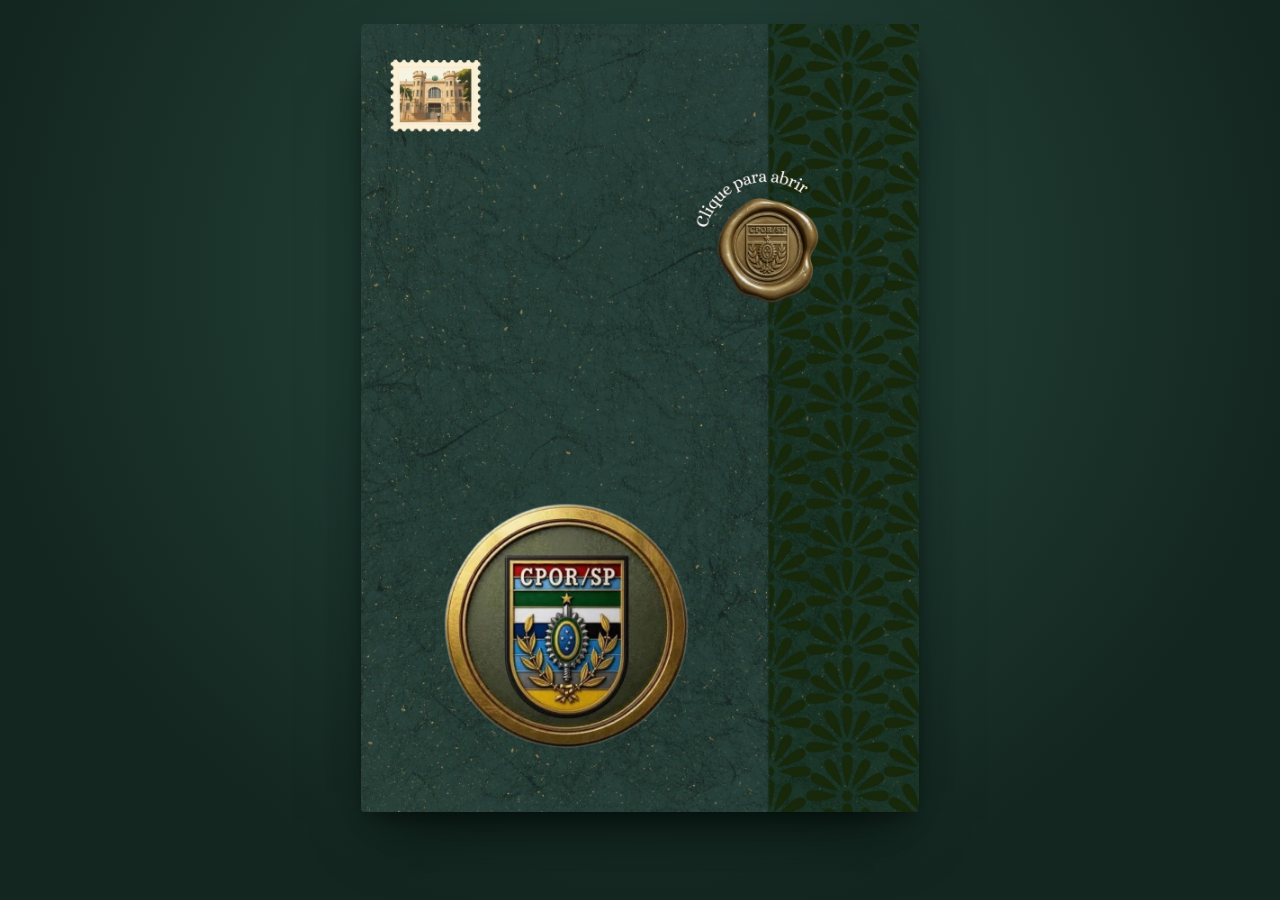
<file: capa-3.html>
<!doctype html>
<html lang="pt-BR">
<head>
<meta charset="utf-8">
<meta name="viewport" content="width=device-width, initial-scale=1, viewport-fit=cover">
<title>Convite — Passagem de Comando CPOR/SP</title>
<meta name="description" content="Convite para a Solenidade de Passagem de Comando do CPOR/SP — 14/01/2027.">
<meta property="og:title" content="Convite — Passagem de Comando CPOR/SP">
<meta property="og:description" content="Solenidade de Passagem de Comando do CPOR/SP — quinta-feira, 14/01/2027, às 19h.">
<meta property="og:image" content="assets/convite-1c.jpg">
<meta property="og:type" content="website">
<meta name="theme-color" content="#13261f">
<link rel="preload" as="image" href="assets/convite-1c.jpg">
<link rel="preconnect" href="https://fonts.googleapis.com">
<link rel="preconnect" href="https://fonts.gstatic.com" crossorigin>
<link href="https://fonts.googleapis.com/css2?family=Cormorant+Garamond:wght@500;600&display=swap" rel="stylesheet">
<style>
  :root {
    --verde: #1b342b;
    --verde-fundo: #13261f;
    --verde-forro: #10221b;
    --creme: #f2ecd8;
    --dourado: #b39a62;
    --tinta: #20372f;
    /* Onde a faixa estampada começa na arte do envelope (904px de 1240px) */
    --corte: 0.72903;
    --curva: cubic-bezier(.65, 0, .35, 1);
    --curva-saida: cubic-bezier(.22, 1, .36, 1);
    --sombra: 0 30px 60px -20px rgba(4, 12, 9, .85), 0 10px 20px -10px rgba(4, 12, 9, .6);
  }

  * { box-sizing: border-box; }
  html, body { margin: 0; height: 100%; }
  body {
    background: radial-gradient(ellipse at 50% 30%, #284a40, var(--verde-fundo) 75%) fixed;
    background-color: var(--verde);
    color: var(--creme);
    font-family: "Cormorant Garamond", Georgia, serif;
    overflow: hidden;
    -webkit-tap-highlight-color: transparent;
  }

  main {
    min-height: 100svh;
    display: flex;
    flex-direction: column;
    align-items: center;
    justify-content: center;
    gap: 18px;
    padding: 16px;
  }

  /* Palco: proporção A4 das artes (1240 x 1748), cabe na tela com espaço para os botões */
  .palco {
    position: relative;
    height: min(calc(100svh - 112px), calc((100vw - 32px) * 1.40968), 1150px);
    aspect-ratio: 1240 / 1748;
    perspective: 2200px;
    z-index: 1;
    transform-origin: 0 0;
    user-select: none;
    -webkit-user-select: none;
    -webkit-touch-callout: none;
  }
  .palco img { -webkit-user-drag: none; }
  /* Ampliar: pinça, dois toques, Ctrl + rolagem, Ctrl e + */
  .palco.aberto { touch-action: none; }
  .palco.suave { transition: transform .3s ease; }
  .palco.ampliado { cursor: grab; }
  .palco.arrastando { cursor: grabbing; }

  /* ---------- Fundo do envelope (aparece quando as abas abrem) ---------- */
  .forro {
    position: absolute;
    inset: 0;
    border-radius: 3px;
    background:
      radial-gradient(ellipse at 50% 40%, rgba(255,255,255,.04), transparent 70%),
      var(--verde-forro);
    box-shadow: var(--sombra), inset 0 0 50px rgba(0,0,0,.55);
    transition: opacity .5s ease 0s;
  }
  .aberto .forro { opacity: 0; transition: opacity .6s ease 1.3s; }

  /* ---------- Cartão (frente: comandantes · verso: convite) ---------- */
  .cartao {
    position: absolute;
    inset: 0;
    transform-style: preserve-3d;
    transform: scale(.9) translateY(1.5%);
    transition: transform .7s var(--curva) 0s;
  }
  .aberto .cartao { transform: none; transition: transform 1s var(--curva-saida) 1.05s; }

  .cartao-ergue, .cartao-gira {
    position: absolute;
    inset: 0;
    transform-style: preserve-3d;
  }
  .cartao-gira { transition: transform 1.1s var(--curva); }
  .verso-visivel .cartao-gira { transform: rotateY(-180deg); }

  .face {
    position: absolute;
    inset: 0;
    border-radius: 3px;
    overflow: hidden;
    backface-visibility: hidden;
    -webkit-backface-visibility: hidden;
    box-shadow: var(--sombra);
    background: var(--creme);
  }
  .face img { display: block; width: 100%; height: 100%; }
  .face.verso { transform: rotateY(180deg); container-type: inline-size; }

  /* Botão de confirmação no verso, no lugar do antigo QR code: discreto, na cor do texto do convite */
  .rsvp {
    position: absolute;
    left: 50%;
    top: 85%;
    transform: translate(-50%, -50%);
    display: inline-flex;
    align-items: center;
    justify-content: center;
    white-space: nowrap;
    padding: .62em 1.25em .58em;
    font: 600 9px/1 "Cormorant Garamond", Georgia, serif;
    font-size: 2.05cqw;
    letter-spacing: .14em;
    text-transform: uppercase;
    text-decoration: none;
    color: #3a4329;
    background: rgba(58, 67, 41, .05);
    border: 1px solid rgba(58, 67, 41, .45);
    border-radius: 999px;
    visibility: hidden;
    transition: visibility 0s .55s;
  }
  .verso-visivel .rsvp { visibility: visible; }
  @media (hover: hover) { .rsvp:hover { background: rgba(58, 67, 41, .1); } }
  .rsvp:focus-visible { outline: 2px solid var(--dourado); outline-offset: 3px; }
  /* Sombra do cartão enquanto está dentro do envelope */
  .face .sombra-dentro {
    position: absolute;
    inset: 0;
    background: #0b1a14;
    opacity: .7;
    transition: opacity .5s ease .2s;
  }
  .aberto .face .sombra-dentro { opacity: 0; transition: opacity .8s ease .6s; }

  /* ---------- Abas do envelope: abrem a partir do selo ---------- */
  .aba {
    position: absolute;
    top: 0;
    bottom: 0;
    pointer-events: none;
    transform-style: preserve-3d;
    transition: transform .3s ease-out 1.55s;
  }
  .aba.esq { left: 0; width: calc(var(--corte) * 100%); }
  .aba.dir { left: calc(var(--corte) * 100%); right: 0; }
  /* 1º o selo racha: as abas se afastam um pouco */
  .aberto .aba { transition: transform .3s ease-out 0s; }
  .aberto .aba.esq { transform: translateX(-1%); }
  .aberto .aba.dir { transform: translateX(3%); }

  .folha {
    position: absolute;
    inset: 0;
    transform-style: preserve-3d;
    transition: transform 1s var(--curva) .5s;
  }
  .aba.esq .folha { transform-origin: left center; }
  .aba.dir .folha { transform-origin: right center; }
  /* 2º as abas se abrem como portas */
  .aberto .folha { transition: transform 1.1s var(--curva) .3s; }
  .aberto .aba.esq .folha { transform: rotateY(-112deg); }
  .aberto .aba.dir .folha { transform: rotateY(112deg); }

  .lado {
    position: absolute;
    inset: 0;
    overflow: hidden;
    backface-visibility: hidden;
    -webkit-backface-visibility: hidden;
    transition: opacity .25s ease .45s;
  }
  .aberto .lado { opacity: 0; transition: opacity .45s ease 1s; }
  .aba.esq .lado.fora { border-radius: 3px 0 0 3px; }
  .aba.dir .lado.fora { border-radius: 0 3px 3px 0; }
  .lado img { position: absolute; top: 0; height: 100%; max-width: none; display: block; }
  .aba.esq .lado img { left: 0; width: calc(100% / var(--corte)); }
  .aba.dir .lado img {
    width: calc(100% / (1 - var(--corte)));
    left: calc(-100% * var(--corte) / (1 - var(--corte)));
  }
  /* Parte de dentro da aba (forro) */
  .lado.dentro {
    transform: rotateY(180deg);
    background: linear-gradient(90deg, #0e1f18, #163026 60%, #11241c);
  }

  /* Área clicável do envelope inteiro; o anel marca o selo quando navega pelo teclado */
  .abrir {
    position: absolute;
    inset: 0;
    z-index: 5;
    padding: 0;
    border: 0;
    background: none;
    cursor: pointer;
  }
  .abrir:focus { outline: none; }
  .abrir .anel {
    position: absolute;
    left: var(--selo-x, 63.6%);
    top: var(--selo-y, 22%);
    width: var(--selo-w, 18.6%);
    aspect-ratio: 1;
    border-radius: 50%;
  }
  .abrir:focus-visible .anel { outline: 2px solid var(--creme); outline-offset: 4px; }
  .aberto .abrir { display: none; }

  /* ---------- Botões: estáticos, abaixo do cartão para não cobrir nada ---------- */
  .controles {
    position: relative;
    z-index: 2;
    min-height: 46px;
    display: flex;
    align-items: center;
    justify-content: center;
  }
  .grupo { display: flex; gap: 12px; }
  .grupo[hidden] { display: none; }

  .botao {
    appearance: none;
    display: inline-flex;
    align-items: center;
    gap: 10px;
    min-height: 46px;
    padding: 0 22px;
    border-radius: 2px;
    font: 600 15px/1 "Cormorant Garamond", Georgia, serif;
    letter-spacing: .18em;
    text-transform: uppercase;
    white-space: nowrap;
    cursor: pointer;
    transition: none;
  }
  .botao svg { width: 18px; height: 10px; flex: none; }
  .botao.principal {
    background: var(--creme);
    color: var(--tinta);
    border: 1px solid var(--creme);
    box-shadow: inset 0 0 0 3px var(--creme), inset 0 0 0 4px var(--dourado);
  }
  .botao.secundario {
    background: #152b23;
    color: var(--creme);
    border: 1px solid rgba(179, 154, 98, .75);
  }
  @media (hover: hover) {
    .botao.principal:hover { background: #fbf7ea; border-color: #fbf7ea; box-shadow: inset 0 0 0 3px #fbf7ea, inset 0 0 0 4px var(--dourado); }
    .botao.secundario:hover { background: #1d382e; }
  }
  .botao:focus-visible { outline: 2px solid var(--dourado); outline-offset: 3px; }

  .so-leitor {
    position: absolute; width: 1px; height: 1px; padding: 0; margin: -1px;
    overflow: hidden; clip: rect(0 0 0 0); white-space: nowrap; border: 0;
  }

  @media (max-width: 420px) {
    .grupo { gap: 10px; }
    .botao { padding: 0 16px; font-size: 14px; letter-spacing: .14em; gap: 8px; }
  }
  @media (max-width: 340px) {
    .botao { padding: 0 12px; font-size: 13px; letter-spacing: .1em; }
  }

  @media (prefers-reduced-motion: reduce) {
    .forro, .cartao, .cartao-gira, .aba, .folha, .lado,
    .aberto .forro, .aberto .cartao, .aberto .aba, .aberto .folha, .aberto .lado {
      transition-duration: .25s !important;
      transition-delay: 0s !important;
    }
  }
</style>
</head>
<body>
<main>
  <div class="palco" id="convite" style="--selo-x: 63.6%; --selo-y: 22%; --selo-w: 18.6%">
    <div class="forro" aria-hidden="true"></div>

    <div class="cartao">
      <div class="cartao-ergue">
        <div class="cartao-gira">
          <div class="face frente">
            <img draggable="false" src="assets/convite-2.jpg" alt="Antigos Comandantes do CPOR/SP, de 1930 aos dias de hoje" width="1240" height="1748">
            <div class="sombra-dentro" aria-hidden="true"></div>
          </div>
          <div class="face verso">
            <img draggable="false" src="assets/convite-3.jpg" alt="Convite para a Solenidade de Passagem de Comando do CPOR/SP" width="1240" height="1748">
            <!-- Link do formulário de confirmação de presença (Google Forms) -->
            <a class="rsvp" href="https://docs.google.com/forms/d/e/1FAIpQLScrMbw4zePzA4lhYASbJx0PyK-o26TCpUtgVabwHGBZzsUp2A/viewform" target="_blank" rel="noopener">Confirmar presença</a>
          </div>
        </div>
      </div>
    </div>

    <div class="aba esq" aria-hidden="true">
      <div class="folha">
        <div class="lado fora"><img draggable="false" src="assets/convite-1c.jpg" alt=""></div>
        <div class="lado dentro"></div>
      </div>
    </div>
    <div class="aba dir" aria-hidden="true">
      <div class="folha">
        <div class="lado fora"><img draggable="false" src="assets/convite-1c.jpg" alt=""></div>
        <div class="lado dentro"></div>
      </div>
    </div>

    <button type="button" class="abrir" id="abrir" aria-label="Abrir o convite">
      <span class="anel"></span>
    </button>
  </div>

  <nav class="controles" aria-label="Navegação do convite">
    <div class="grupo" data-etapa="frente" hidden>
      <button type="button" class="botao secundario" id="fechar">
        <svg viewBox="0 0 18 10" fill="none" stroke="currentColor" stroke-width="1.2" aria-hidden="true"><path d="M17 5H1M5 1 1 5l4 4"/></svg>
        Voltar
      </button>
      <button type="button" class="botao principal" id="virar">
        Ver o convite
        <svg viewBox="0 0 18 10" fill="none" stroke="currentColor" stroke-width="1.2" aria-hidden="true"><path d="M1 5h16M13 1l4 4-4 4"/></svg>
      </button>
    </div>
    <div class="grupo" data-etapa="verso" hidden>
      <button type="button" class="botao secundario" id="desvirar">
        <svg viewBox="0 0 18 10" fill="none" stroke="currentColor" stroke-width="1.2" aria-hidden="true"><path d="M17 5H1M5 1 1 5l4 4"/></svg>
        Voltar
      </button>
    </div>
  </nav>

  <div class="so-leitor" aria-live="polite" id="aviso"></div>
  <div class="so-leitor">
    O Diretor de Educação Superior Militar, General de Divisão Eduardo da VEIGA Cabral, tem a honra de convidar
    o(a) Senhor(a) e digníssima família para a Solenidade de Passagem de Comando do Centro de Preparação de
    Oficiais da Reserva de São Paulo (CPOR/SP), do Coronel Frederico Vieira CABRAL Mendes ao Tenente Coronel
    Daniel RAMOS LEMOS. Quinta-feira, 14 de janeiro de 2027. Inauguração do Retrato do Comandante Sucedido às
    18h30. Passagem de Comando às 19h. Rua Alfredo Pujol, 681, Santana, São Paulo/SP. Traje: militares, 9º B2 ou
    correspondente; militares da reserva e civis, esporte fino. Confirme sua presença até 08/01/2027 pelo e-mail
    comsoc@cporsp.eb.mil.br ou pelo telefone (11) 93948-8270.
  </div>
</main>

<script>
  (function () {
    var palco = document.getElementById("convite");
    var ergue = palco.querySelector(".cartao-ergue");
    var aviso = document.getElementById("aviso");
    var grupos = document.querySelectorAll(".grupo");
    var reduzido = window.matchMedia("(prefers-reduced-motion: reduce)").matches;
    var ocupado = false;

    // Tempo de cada transição (ms) — igual ao CSS
    var T = reduzido
      ? { abrir: 300, fechar: 300, virar: 300 }
      : { abrir: 2050, fechar: 1900, virar: 1150 };

    function mostrar(etapa, foco) {
      grupos.forEach(function (g) { g.hidden = g.dataset.etapa !== etapa; });
      if (foco) document.getElementById(foco).focus({ preventScroll: true });
    }

    function depois(ms, fn) {
      ocupado = true;
      mostrar(null);
      setTimeout(function () { ocupado = false; fn(); }, ms);
    }

    function erguer() {
      if (reduzido || !ergue.animate) return;
      ergue.animate(
        [{ transform: "none" }, { transform: "scale(.93)", offset: .5 }, { transform: "none" }],
        { duration: 1100, easing: "ease-in-out" }
      );
    }

    /* ---------------- Ampliar o cartão ---------------- */
    var MAX = 4;
    var z = { s: 1, x: 0, y: 0 };

    function limitar(v, a, b) { return Math.min(Math.max(v, a), b); }
    function podeAmpliar() { return palco.classList.contains("aberto") && !ocupado; }
    // Posição do cartão sem ampliação (não depende do transform)
    function base() {
      return { left: palco.offsetLeft, top: palco.offsetTop, w: palco.offsetWidth, h: palco.offsetHeight };
    }

    function aplicar(s, x, y, suave) {
      var b = base();
      var vw = document.documentElement.clientWidth, vh = document.documentElement.clientHeight;
      s = limitar(s, 1, MAX);
      if (s <= 1.001) { s = 1; x = 0; y = 0; }
      else {
        var W = b.w * s, H = b.h * s, L = b.left + x, T2 = b.top + y;
        L = W >= vw ? limitar(L, vw - W, 0) : limitar(L, 0, vw - W);
        T2 = H >= vh ? limitar(T2, vh - H, 0) : limitar(T2, 0, vh - H);
        x = L - b.left; y = T2 - b.top;
      }
      z = { s: s, x: x, y: y };
      palco.classList.toggle("suave", !!suave);
      palco.classList.toggle("ampliado", s > 1);
      palco.style.transform = s === 1 ? "" : "translate(" + x + "px," + y + "px) scale(" + s + ")";
    }

    // Amplia mantendo parado o ponto (px, py) da tela
    function ampliarEm(px, py, s, suave) {
      var b = base();
      s = limitar(s, 1, MAX);
      var cx = (px - b.left - z.x) / z.s, cy = (py - b.top - z.y) / z.s;
      aplicar(s, px - b.left - cx * s, py - b.top - cy * s, suave);
    }

    function centro() {
      var r = palco.getBoundingClientRect();
      return { x: r.left + r.width / 2, y: r.top + r.height / 2 };
    }

    // Toque / mouse: pinça, arrastar e dois toques
    var pontos = new Map(), gesto = null, ultimoToque = null;

    function iniciarGesto() {
      var p = Array.from(pontos.values()), b = base();
      if (p.length >= 2) {
        var mx = (p[0].x + p[1].x) / 2, my = (p[0].y + p[1].y) / 2;
        gesto = {
          tipo: "pinca",
          d0: Math.hypot(p[0].x - p[1].x, p[0].y - p[1].y) || 1,
          s0: z.s,
          cx: (mx - b.left - z.x) / z.s,
          cy: (my - b.top - z.y) / z.s
        };
      } else if (p.length === 1) {
        gesto = { tipo: "arrasto", px: p[0].x, py: p[0].y, x0: z.x, y0: z.y, t0: performance.now(), moveu: false };
      } else {
        gesto = null;
      }
    }

    palco.addEventListener("pointerdown", function (e) {
      if (!podeAmpliar() || (e.pointerType === "mouse" && e.button !== 0)) return;
      if (e.target.closest(".rsvp")) return;   // deixa o link de confirmação funcionar
      try { palco.setPointerCapture(e.pointerId); } catch (_) {}
      pontos.set(e.pointerId, { x: e.clientX, y: e.clientY });
      if (pontos.size > 1) ultimoToque = null;
      iniciarGesto();
    });

    palco.addEventListener("pointermove", function (e) {
      if (!pontos.has(e.pointerId) || !gesto) return;
      pontos.set(e.pointerId, { x: e.clientX, y: e.clientY });
      var b = base();
      if (gesto.tipo === "pinca" && pontos.size >= 2) {
        var p = Array.from(pontos.values());
        var mx = (p[0].x + p[1].x) / 2, my = (p[0].y + p[1].y) / 2;
        var s = limitar(gesto.s0 * Math.hypot(p[0].x - p[1].x, p[0].y - p[1].y) / gesto.d0, 1, MAX);
        aplicar(s, mx - b.left - gesto.cx * s, my - b.top - gesto.cy * s);
      } else if (gesto.tipo === "arrasto") {
        var dx = e.clientX - gesto.px, dy = e.clientY - gesto.py;
        if (Math.hypot(dx, dy) > 8) gesto.moveu = true;
        if (z.s > 1 && gesto.moveu) {
          palco.classList.add("arrastando");
          aplicar(z.s, gesto.x0 + dx, gesto.y0 + dy);
        }
      }
    });

    function soltar(e) {
      if (!pontos.has(e.pointerId)) return;
      var g = gesto;
      pontos.delete(e.pointerId);
      palco.classList.remove("arrastando");

      // Dois toques (ou duplo clique): amplia no ponto tocado, ou volta ao normal
      if (e.type === "pointerup" && g && g.tipo === "arrasto" && !g.moveu && performance.now() - g.t0 < 300) {
        var agora = performance.now();
        if (ultimoToque && agora - ultimoToque.t < 320 && Math.hypot(e.clientX - ultimoToque.x, e.clientY - ultimoToque.y) < 40) {
          if (z.s > 1.05) aplicar(1, 0, 0, true);
          else ampliarEm(e.clientX, e.clientY, 2.5, true);
          ultimoToque = null;
        } else {
          ultimoToque = { t: agora, x: e.clientX, y: e.clientY };
        }
      }
      if (pontos.size === 0 && z.s < 1.03) aplicar(1, 0, 0, true);
      iniciarGesto();
    }
    palco.addEventListener("pointerup", soltar);
    palco.addEventListener("pointercancel", soltar);

    // Computador: Ctrl + rolagem e pinça no trackpad ampliam; rolagem move quando ampliado
    window.addEventListener("wheel", function (e) {
      if (!podeAmpliar()) return;
      if (e.ctrlKey || e.metaKey) {
        e.preventDefault();
        var passo = e.deltaMode === 1 ? 0.05 : 0.0025;
        ampliarEm(e.clientX, e.clientY, z.s * limitar(Math.exp(-e.deltaY * passo), 0.5, 2));
      } else if (z.s > 1) {
        e.preventDefault();
        aplicar(z.s, z.x - e.deltaX, z.y - e.deltaY);
      }
    }, { passive: false });

    // Safari no Mac: pinça no trackpad
    var sGesto = 1;
    window.addEventListener("gesturestart", function (e) {
      if (!podeAmpliar() || pontos.size) return;
      e.preventDefault(); sGesto = z.s;
    });
    window.addEventListener("gesturechange", function (e) {
      if (!podeAmpliar() || pontos.size) return;
      e.preventDefault(); ampliarEm(e.clientX, e.clientY, sGesto * e.scale);
    });

    // Ctrl/Cmd e "+", "-" ou "0"
    window.addEventListener("keydown", function (e) {
      if (!(e.ctrlKey || e.metaKey) || !podeAmpliar()) return;
      var c = centro();
      if (e.key === "+" || e.key === "=") { e.preventDefault(); ampliarEm(c.x, c.y, z.s * 1.25, true); }
      else if (e.key === "-") { e.preventDefault(); ampliarEm(c.x, c.y, z.s / 1.25, true); }
      else if (e.key === "0") { e.preventDefault(); aplicar(1, 0, 0, true); }
    });

    window.addEventListener("resize", function () { aplicar(z.s, z.x, z.y); });

    // Antes de virar ou fechar, o cartão volta ao tamanho normal
    function semZoom(fn) {
      if (z.s === 1) { fn(); return; }
      aplicar(1, 0, 0, true);
      ocupado = true;
      setTimeout(function () { ocupado = false; palco.classList.remove("suave"); fn(); }, 320);
    }

    /* ---------------- Navegação ---------------- */
    document.getElementById("abrir").addEventListener("click", function () {
      if (ocupado) return;
      palco.classList.add("aberto");
      aviso.textContent = "Convite aberto: Antigos Comandantes.";
      depois(T.abrir, function () { mostrar("frente", "virar"); });
    });

    document.getElementById("fechar").addEventListener("click", function () {
      if (ocupado) return;
      semZoom(function () {
        palco.classList.remove("aberto");
        aviso.textContent = "Envelope fechado.";
        depois(T.fechar, function () { mostrar(null); document.getElementById("abrir").focus({ preventScroll: true }); });
      });
    });

    document.getElementById("virar").addEventListener("click", function () {
      if (ocupado) return;
      semZoom(function () {
        palco.classList.add("verso-visivel");
        erguer();
        aviso.textContent = "Verso: convite da Passagem de Comando.";
        depois(T.virar, function () { mostrar("verso", "desvirar"); });
      });
    });

    document.getElementById("desvirar").addEventListener("click", function () {
      if (ocupado) return;
      semZoom(function () {
        palco.classList.remove("verso-visivel");
        erguer();
        aviso.textContent = "Frente: Antigos Comandantes.";
        depois(T.virar, function () { mostrar("frente", "virar"); });
      });
    });
  })();
</script>
</body>
</html>
</file>
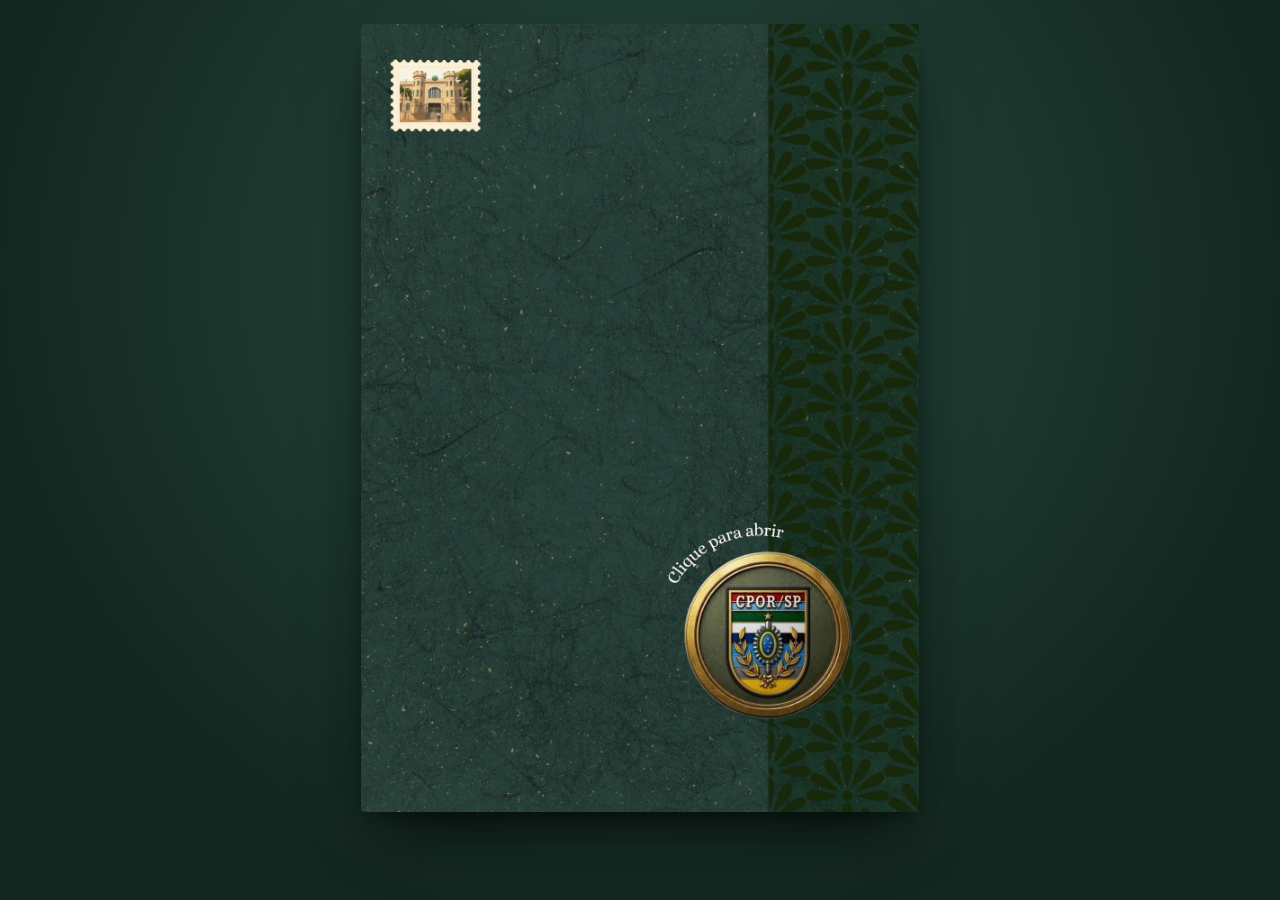
<file: opcao-4.html>
<!doctype html>
<html lang="pt-BR">
<head>
<meta charset="utf-8">
<meta name="viewport" content="width=device-width, initial-scale=1, viewport-fit=cover">
<title>Convite — Passagem de Comando CPOR/SP</title>
<meta name="description" content="Convite para a Solenidade de Passagem de Comando do CPOR/SP — 14/01/2027.">
<meta property="og:title" content="Convite — Passagem de Comando CPOR/SP">
<meta property="og:description" content="Solenidade de Passagem de Comando do CPOR/SP — quinta-feira, 14/01/2027, às 19h.">
<meta property="og:image" content="assets/opcao-4/capa.jpg">
<meta property="og:type" content="website">
<meta name="theme-color" content="#13261f">
<link rel="preload" as="image" href="assets/opcao-4/capa.jpg">
<link rel="preconnect" href="https://fonts.googleapis.com">
<link rel="preconnect" href="https://fonts.gstatic.com" crossorigin>
<link href="https://fonts.googleapis.com/css2?family=Cormorant+Garamond:wght@500;600&display=swap" rel="stylesheet">
<style>
  :root {
    --verde: #1b342b;
    --verde-fundo: #13261f;
    --verde-forro: #10221b;
    --creme: #f2ecd8;
    --dourado: #b39a62;
    --tinta: #20372f;
    /* Onde a faixa estampada começa na arte do envelope (904px de 1240px) */
    --corte: 0.72903;
    --curva: cubic-bezier(.65, 0, .35, 1);
    --curva-saida: cubic-bezier(.22, 1, .36, 1);
    --sombra: 0 30px 60px -20px rgba(4, 12, 9, .85), 0 10px 20px -10px rgba(4, 12, 9, .6);
  }

  * { box-sizing: border-box; }
  html, body { margin: 0; height: 100%; }
  body {
    background: radial-gradient(ellipse at 50% 30%, #284a40, var(--verde-fundo) 75%) fixed;
    background-color: var(--verde);
    color: var(--creme);
    font-family: "Cormorant Garamond", Georgia, serif;
    overflow: hidden;
    -webkit-tap-highlight-color: transparent;
  }

  main {
    min-height: 100svh;
    display: flex;
    flex-direction: column;
    align-items: center;
    justify-content: center;
    gap: 18px;
    padding: 16px;
  }

  /* Palco: proporção A4 das artes (1240 x 1748), cabe na tela com espaço para os botões */
  .palco {
    position: relative;
    height: min(calc(100svh - 112px), calc((100vw - 32px) * 1.40968), 1150px);
    aspect-ratio: 1240 / 1748;
    perspective: 2200px;
    z-index: 1;
    transform-origin: 0 0;
    user-select: none;
    -webkit-user-select: none;
    -webkit-touch-callout: none;
  }
  .palco img { -webkit-user-drag: none; }
  /* Ampliar: pinça, dois toques, Ctrl + rolagem, Ctrl e + */
  .palco.aberto { touch-action: none; }
  .palco.suave { transition: transform .3s ease; }
  .palco.ampliado { cursor: grab; }
  .palco.arrastando { cursor: grabbing; }

  /* ---------- Fundo do envelope (aparece quando as abas abrem) ---------- */
  .forro {
    position: absolute;
    inset: 0;
    border-radius: 3px;
    background:
      radial-gradient(ellipse at 50% 40%, rgba(255,255,255,.04), transparent 70%),
      var(--verde-forro);
    box-shadow: var(--sombra), inset 0 0 50px rgba(0,0,0,.55);
    transition: opacity .5s ease 0s;
  }
  .aberto .forro { opacity: 0; transition: opacity .6s ease 1.3s; }

  /* ---------- Cartão (frente: comandantes · verso: convite) ---------- */
  .cartao {
    position: absolute;
    inset: 0;
    transform-style: preserve-3d;
    transform: scale(.9) translateY(1.5%);
    transition: transform .7s var(--curva) 0s;
  }
  .aberto .cartao { transform: none; transition: transform 1s var(--curva-saida) 1.05s; }

  .cartao-ergue, .cartao-gira {
    position: absolute;
    inset: 0;
    transform-style: preserve-3d;
  }
  .cartao-gira { transition: transform 1.1s var(--curva); }
  .verso-visivel .cartao-gira { transform: rotateY(-180deg); }

  .face {
    position: absolute;
    inset: 0;
    border-radius: 3px;
    overflow: hidden;
    backface-visibility: hidden;
    -webkit-backface-visibility: hidden;
    box-shadow: var(--sombra);
    background: var(--creme);
  }
  .face img { display: block; width: 100%; height: 100%; }
  .face.verso { transform: rotateY(180deg); container-type: inline-size; }

  /* Botão de confirmação no verso, no lugar do antigo QR code: discreto, na cor do texto do convite */
  .rsvp {
    position: absolute;
    left: 50%;
    top: 85%;
    transform: translate(-50%, -50%);
    display: inline-flex;
    align-items: center;
    justify-content: center;
    white-space: nowrap;
    padding: .62em 1.25em .58em;
    font: 600 9px/1 "Cormorant Garamond", Georgia, serif;
    font-size: 2.05cqw;
    letter-spacing: .14em;
    text-transform: uppercase;
    text-decoration: none;
    color: #3a4329;
    background: rgba(58, 67, 41, .05);
    border: 1px solid rgba(58, 67, 41, .45);
    border-radius: 999px;
    visibility: hidden;
    transition: visibility 0s .55s;
  }
  .verso-visivel .rsvp { visibility: visible; }
  @media (hover: hover) { .rsvp:hover { background: rgba(58, 67, 41, .1); } }
  .rsvp:focus-visible { outline: 2px solid var(--dourado); outline-offset: 3px; }
  /* Sombra do cartão enquanto está dentro do envelope */
  .face .sombra-dentro {
    position: absolute;
    inset: 0;
    background: #0b1a14;
    opacity: .7;
    transition: opacity .5s ease .2s;
  }
  .aberto .face .sombra-dentro { opacity: 0; transition: opacity .8s ease .6s; }

  /* ---------- Abas do envelope: abrem a partir do selo ---------- */
  .aba {
    position: absolute;
    top: 0;
    bottom: 0;
    pointer-events: none;
    transform-style: preserve-3d;
    transition: transform .3s ease-out 1.55s;
  }
  .aba.esq { left: 0; width: calc(var(--corte) * 100%); }
  .aba.dir { left: calc(var(--corte) * 100%); right: 0; }
  /* 1º o selo racha: as abas se afastam um pouco */
  .aberto .aba { transition: transform .3s ease-out 0s; }
  .aberto .aba.esq { transform: translateX(-1%); }
  .aberto .aba.dir { transform: translateX(3%); }

  .folha {
    position: absolute;
    inset: 0;
    transform-style: preserve-3d;
    transition: transform 1s var(--curva) .5s;
  }
  .aba.esq .folha { transform-origin: left center; }
  .aba.dir .folha { transform-origin: right center; }
  /* 2º as abas se abrem como portas */
  .aberto .folha { transition: transform 1.1s var(--curva) .3s; }
  .aberto .aba.esq .folha { transform: rotateY(-112deg); }
  .aberto .aba.dir .folha { transform: rotateY(112deg); }

  .lado {
    position: absolute;
    inset: 0;
    overflow: hidden;
    backface-visibility: hidden;
    -webkit-backface-visibility: hidden;
    transition: opacity .25s ease .45s;
  }
  .aberto .lado { opacity: 0; transition: opacity .45s ease 1s; }
  .aba.esq .lado.fora { border-radius: 3px 0 0 3px; }
  .aba.dir .lado.fora { border-radius: 0 3px 3px 0; }
  .lado img { position: absolute; top: 0; height: 100%; max-width: none; display: block; }
  .aba.esq .lado img { left: 0; width: calc(100% / var(--corte)); }
  .aba.dir .lado img {
    width: calc(100% / (1 - var(--corte)));
    left: calc(-100% * var(--corte) / (1 - var(--corte)));
  }
  /* Parte de dentro da aba (forro) */
  .lado.dentro {
    transform: rotateY(180deg);
    background: linear-gradient(90deg, #0e1f18, #163026 60%, #11241c);
  }

  /* Área clicável do envelope inteiro; o anel marca o selo quando navega pelo teclado */
  .abrir {
    position: absolute;
    inset: 0;
    z-index: 5;
    padding: 0;
    border: 0;
    background: none;
    cursor: pointer;
  }
  .abrir:focus { outline: none; }
  .abrir .anel {
    position: absolute;
    left: var(--selo-x, 63.6%);
    top: var(--selo-y, 22%);
    width: var(--selo-w, 18.6%);
    aspect-ratio: 1;
    border-radius: 50%;
  }
  .abrir:focus-visible .anel { outline: 2px solid var(--creme); outline-offset: 4px; }
  .aberto .abrir { display: none; }

  /* ---------- Botões: estáticos, abaixo do cartão para não cobrir nada ---------- */
  .controles {
    position: relative;
    z-index: 2;
    min-height: 46px;
    display: flex;
    align-items: center;
    justify-content: center;
  }
  .grupo { display: flex; gap: 12px; }
  .grupo[hidden] { display: none; }

  .botao {
    appearance: none;
    display: inline-flex;
    align-items: center;
    gap: 10px;
    min-height: 46px;
    padding: 0 22px;
    border-radius: 2px;
    font: 600 15px/1 "Cormorant Garamond", Georgia, serif;
    letter-spacing: .18em;
    text-transform: uppercase;
    white-space: nowrap;
    cursor: pointer;
    transition: none;
  }
  .botao svg { width: 18px; height: 10px; flex: none; }
  .botao.principal {
    background: var(--creme);
    color: var(--tinta);
    border: 1px solid var(--creme);
    box-shadow: inset 0 0 0 3px var(--creme), inset 0 0 0 4px var(--dourado);
  }
  .botao.secundario {
    background: #152b23;
    color: var(--creme);
    border: 1px solid rgba(179, 154, 98, .75);
  }
  @media (hover: hover) {
    .botao.principal:hover { background: #fbf7ea; border-color: #fbf7ea; box-shadow: inset 0 0 0 3px #fbf7ea, inset 0 0 0 4px var(--dourado); }
    .botao.secundario:hover { background: #1d382e; }
  }
  .botao:focus-visible { outline: 2px solid var(--dourado); outline-offset: 3px; }

  .so-leitor {
    position: absolute; width: 1px; height: 1px; padding: 0; margin: -1px;
    overflow: hidden; clip: rect(0 0 0 0); white-space: nowrap; border: 0;
  }

  @media (max-width: 420px) {
    .grupo { gap: 10px; }
    .botao { padding: 0 16px; font-size: 14px; letter-spacing: .14em; gap: 8px; }
  }
  @media (max-width: 340px) {
    .botao { padding: 0 12px; font-size: 13px; letter-spacing: .1em; }
  }

  @media (prefers-reduced-motion: reduce) {
    .forro, .cartao, .cartao-gira, .aba, .folha, .lado,
    .aberto .forro, .aberto .cartao, .aberto .aba, .aberto .folha, .aberto .lado {
      transition-duration: .25s !important;
      transition-delay: 0s !important;
    }
  }
</style>
</head>
<body>
<main>
  <div class="palco" id="convite" style="--selo-x: 57.9%; --selo-y: 66.9%; --selo-w: 29.5%">
    <div class="forro" aria-hidden="true"></div>

    <div class="cartao">
      <div class="cartao-ergue">
        <div class="cartao-gira">
          <div class="face frente">
            <img draggable="false" src="assets/opcao-4/frente.jpg" alt="Antigos Comandantes do CPOR/SP, de 1930 aos dias de hoje" width="1240" height="1748">
            <div class="sombra-dentro" aria-hidden="true"></div>
          </div>
          <div class="face verso">
            <img draggable="false" src="assets/opcao-4/verso.jpg" alt="Convite para a Solenidade de Passagem de Comando do CPOR/SP" width="1240" height="1748">
            <!-- Link do formulário de confirmação de presença (Google Forms) -->
            <a class="rsvp" href="https://docs.google.com/forms/d/e/1FAIpQLScrMbw4zePzA4lhYASbJx0PyK-o26TCpUtgVabwHGBZzsUp2A/viewform" target="_blank" rel="noopener">Confirmar presença</a>
          </div>
        </div>
      </div>
    </div>

    <div class="aba esq" aria-hidden="true">
      <div class="folha">
        <div class="lado fora"><img draggable="false" src="assets/opcao-4/capa.jpg" alt=""></div>
        <div class="lado dentro"></div>
      </div>
    </div>
    <div class="aba dir" aria-hidden="true">
      <div class="folha">
        <div class="lado fora"><img draggable="false" src="assets/opcao-4/capa.jpg" alt=""></div>
        <div class="lado dentro"></div>
      </div>
    </div>

    <button type="button" class="abrir" id="abrir" aria-label="Abrir o convite">
      <span class="anel"></span>
    </button>
  </div>

  <nav class="controles" aria-label="Navegação do convite">
    <div class="grupo" data-etapa="frente" hidden>
      <button type="button" class="botao secundario" id="fechar">
        <svg viewBox="0 0 18 10" fill="none" stroke="currentColor" stroke-width="1.2" aria-hidden="true"><path d="M17 5H1M5 1 1 5l4 4"/></svg>
        Voltar
      </button>
      <button type="button" class="botao principal" id="virar">
        Ver o convite
        <svg viewBox="0 0 18 10" fill="none" stroke="currentColor" stroke-width="1.2" aria-hidden="true"><path d="M1 5h16M13 1l4 4-4 4"/></svg>
      </button>
    </div>
    <div class="grupo" data-etapa="verso" hidden>
      <button type="button" class="botao secundario" id="desvirar">
        <svg viewBox="0 0 18 10" fill="none" stroke="currentColor" stroke-width="1.2" aria-hidden="true"><path d="M17 5H1M5 1 1 5l4 4"/></svg>
        Voltar
      </button>
    </div>
  </nav>

  <div class="so-leitor" aria-live="polite" id="aviso"></div>
  <div class="so-leitor">
    O Diretor de Educação Superior Militar, General de Divisão Eduardo da VEIGA Cabral, tem a honra de convidar
    o(a) Senhor(a) e digníssima família para a Solenidade de Passagem de Comando do Centro de Preparação de
    Oficiais da Reserva de São Paulo (CPOR/SP), do Coronel Frederico Vieira CABRAL Mendes ao Tenente Coronel
    Daniel RAMOS LEMOS. Quinta-feira, 14 de janeiro de 2027. Inauguração do Retrato do Comandante Sucedido às
    18h30. Passagem de Comando às 19h. Rua Alfredo Pujol, 681, Santana, São Paulo/SP. Traje: militares, 9º B2 ou
    correspondente; militares da reserva e civis, esporte fino. Confirme sua presença até 08/01/2027 pelo e-mail
    comsoc@cporsp.eb.mil.br ou pelo telefone (11) 93948-8270.
  </div>
</main>

<script>
  (function () {
    var palco = document.getElementById("convite");
    var ergue = palco.querySelector(".cartao-ergue");
    var aviso = document.getElementById("aviso");
    var grupos = document.querySelectorAll(".grupo");
    var reduzido = window.matchMedia("(prefers-reduced-motion: reduce)").matches;
    var ocupado = false;

    // Tempo de cada transição (ms) — igual ao CSS
    var T = reduzido
      ? { abrir: 300, fechar: 300, virar: 300 }
      : { abrir: 2050, fechar: 1900, virar: 1150 };

    function mostrar(etapa, foco) {
      grupos.forEach(function (g) { g.hidden = g.dataset.etapa !== etapa; });
      if (foco) document.getElementById(foco).focus({ preventScroll: true });
    }

    function depois(ms, fn) {
      ocupado = true;
      mostrar(null);
      setTimeout(function () { ocupado = false; fn(); }, ms);
    }

    function erguer() {
      if (reduzido || !ergue.animate) return;
      ergue.animate(
        [{ transform: "none" }, { transform: "scale(.93)", offset: .5 }, { transform: "none" }],
        { duration: 1100, easing: "ease-in-out" }
      );
    }

    /* ---------------- Ampliar o cartão ---------------- */
    var MAX = 4;
    var z = { s: 1, x: 0, y: 0 };

    function limitar(v, a, b) { return Math.min(Math.max(v, a), b); }
    function podeAmpliar() { return palco.classList.contains("aberto") && !ocupado; }
    // Posição do cartão sem ampliação (não depende do transform)
    function base() {
      return { left: palco.offsetLeft, top: palco.offsetTop, w: palco.offsetWidth, h: palco.offsetHeight };
    }

    function aplicar(s, x, y, suave) {
      var b = base();
      var vw = document.documentElement.clientWidth, vh = document.documentElement.clientHeight;
      s = limitar(s, 1, MAX);
      if (s <= 1.001) { s = 1; x = 0; y = 0; }
      else {
        var W = b.w * s, H = b.h * s, L = b.left + x, T2 = b.top + y;
        L = W >= vw ? limitar(L, vw - W, 0) : limitar(L, 0, vw - W);
        T2 = H >= vh ? limitar(T2, vh - H, 0) : limitar(T2, 0, vh - H);
        x = L - b.left; y = T2 - b.top;
      }
      z = { s: s, x: x, y: y };
      palco.classList.toggle("suave", !!suave);
      palco.classList.toggle("ampliado", s > 1);
      palco.style.transform = s === 1 ? "" : "translate(" + x + "px," + y + "px) scale(" + s + ")";
    }

    // Amplia mantendo parado o ponto (px, py) da tela
    function ampliarEm(px, py, s, suave) {
      var b = base();
      s = limitar(s, 1, MAX);
      var cx = (px - b.left - z.x) / z.s, cy = (py - b.top - z.y) / z.s;
      aplicar(s, px - b.left - cx * s, py - b.top - cy * s, suave);
    }

    function centro() {
      var r = palco.getBoundingClientRect();
      return { x: r.left + r.width / 2, y: r.top + r.height / 2 };
    }

    // Toque / mouse: pinça, arrastar e dois toques
    var pontos = new Map(), gesto = null, ultimoToque = null;

    function iniciarGesto() {
      var p = Array.from(pontos.values()), b = base();
      if (p.length >= 2) {
        var mx = (p[0].x + p[1].x) / 2, my = (p[0].y + p[1].y) / 2;
        gesto = {
          tipo: "pinca",
          d0: Math.hypot(p[0].x - p[1].x, p[0].y - p[1].y) || 1,
          s0: z.s,
          cx: (mx - b.left - z.x) / z.s,
          cy: (my - b.top - z.y) / z.s
        };
      } else if (p.length === 1) {
        gesto = { tipo: "arrasto", px: p[0].x, py: p[0].y, x0: z.x, y0: z.y, t0: performance.now(), moveu: false };
      } else {
        gesto = null;
      }
    }

    palco.addEventListener("pointerdown", function (e) {
      if (!podeAmpliar() || (e.pointerType === "mouse" && e.button !== 0)) return;
      if (e.target.closest(".rsvp")) return;   // deixa o link de confirmação funcionar
      try { palco.setPointerCapture(e.pointerId); } catch (_) {}
      pontos.set(e.pointerId, { x: e.clientX, y: e.clientY });
      if (pontos.size > 1) ultimoToque = null;
      iniciarGesto();
    });

    palco.addEventListener("pointermove", function (e) {
      if (!pontos.has(e.pointerId) || !gesto) return;
      pontos.set(e.pointerId, { x: e.clientX, y: e.clientY });
      var b = base();
      if (gesto.tipo === "pinca" && pontos.size >= 2) {
        var p = Array.from(pontos.values());
        var mx = (p[0].x + p[1].x) / 2, my = (p[0].y + p[1].y) / 2;
        var s = limitar(gesto.s0 * Math.hypot(p[0].x - p[1].x, p[0].y - p[1].y) / gesto.d0, 1, MAX);
        aplicar(s, mx - b.left - gesto.cx * s, my - b.top - gesto.cy * s);
      } else if (gesto.tipo === "arrasto") {
        var dx = e.clientX - gesto.px, dy = e.clientY - gesto.py;
        if (Math.hypot(dx, dy) > 8) gesto.moveu = true;
        if (z.s > 1 && gesto.moveu) {
          palco.classList.add("arrastando");
          aplicar(z.s, gesto.x0 + dx, gesto.y0 + dy);
        }
      }
    });

    function soltar(e) {
      if (!pontos.has(e.pointerId)) return;
      var g = gesto;
      pontos.delete(e.pointerId);
      palco.classList.remove("arrastando");

      // Dois toques (ou duplo clique): amplia no ponto tocado, ou volta ao normal
      if (e.type === "pointerup" && g && g.tipo === "arrasto" && !g.moveu && performance.now() - g.t0 < 300) {
        var agora = performance.now();
        if (ultimoToque && agora - ultimoToque.t < 320 && Math.hypot(e.clientX - ultimoToque.x, e.clientY - ultimoToque.y) < 40) {
          if (z.s > 1.05) aplicar(1, 0, 0, true);
          else ampliarEm(e.clientX, e.clientY, 2.5, true);
          ultimoToque = null;
        } else {
          ultimoToque = { t: agora, x: e.clientX, y: e.clientY };
        }
      }
      if (pontos.size === 0 && z.s < 1.03) aplicar(1, 0, 0, true);
      iniciarGesto();
    }
    palco.addEventListener("pointerup", soltar);
    palco.addEventListener("pointercancel", soltar);

    // Computador: Ctrl + rolagem e pinça no trackpad ampliam; rolagem move quando ampliado
    window.addEventListener("wheel", function (e) {
      if (!podeAmpliar()) return;
      if (e.ctrlKey || e.metaKey) {
        e.preventDefault();
        var passo = e.deltaMode === 1 ? 0.05 : 0.0025;
        ampliarEm(e.clientX, e.clientY, z.s * limitar(Math.exp(-e.deltaY * passo), 0.5, 2));
      } else if (z.s > 1) {
        e.preventDefault();
        aplicar(z.s, z.x - e.deltaX, z.y - e.deltaY);
      }
    }, { passive: false });

    // Safari no Mac: pinça no trackpad
    var sGesto = 1;
    window.addEventListener("gesturestart", function (e) {
      if (!podeAmpliar() || pontos.size) return;
      e.preventDefault(); sGesto = z.s;
    });
    window.addEventListener("gesturechange", function (e) {
      if (!podeAmpliar() || pontos.size) return;
      e.preventDefault(); ampliarEm(e.clientX, e.clientY, sGesto * e.scale);
    });

    // Ctrl/Cmd e "+", "-" ou "0"
    window.addEventListener("keydown", function (e) {
      if (!(e.ctrlKey || e.metaKey) || !podeAmpliar()) return;
      var c = centro();
      if (e.key === "+" || e.key === "=") { e.preventDefault(); ampliarEm(c.x, c.y, z.s * 1.25, true); }
      else if (e.key === "-") { e.preventDefault(); ampliarEm(c.x, c.y, z.s / 1.25, true); }
      else if (e.key === "0") { e.preventDefault(); aplicar(1, 0, 0, true); }
    });

    window.addEventListener("resize", function () { aplicar(z.s, z.x, z.y); });

    // Antes de virar ou fechar, o cartão volta ao tamanho normal
    function semZoom(fn) {
      if (z.s === 1) { fn(); return; }
      aplicar(1, 0, 0, true);
      ocupado = true;
      setTimeout(function () { ocupado = false; palco.classList.remove("suave"); fn(); }, 320);
    }

    /* ---------------- Navegação ---------------- */
    document.getElementById("abrir").addEventListener("click", function () {
      if (ocupado) return;
      palco.classList.add("aberto");
      aviso.textContent = "Convite aberto: Antigos Comandantes.";
      depois(T.abrir, function () { mostrar("frente", "virar"); });
    });

    document.getElementById("fechar").addEventListener("click", function () {
      if (ocupado) return;
      semZoom(function () {
        palco.classList.remove("aberto");
        aviso.textContent = "Envelope fechado.";
        depois(T.fechar, function () { mostrar(null); document.getElementById("abrir").focus({ preventScroll: true }); });
      });
    });

    document.getElementById("virar").addEventListener("click", function () {
      if (ocupado) return;
      semZoom(function () {
        palco.classList.add("verso-visivel");
        erguer();
        aviso.textContent = "Verso: convite da Passagem de Comando.";
        depois(T.virar, function () { mostrar("verso", "desvirar"); });
      });
    });

    document.getElementById("desvirar").addEventListener("click", function () {
      if (ocupado) return;
      semZoom(function () {
        palco.classList.remove("verso-visivel");
        erguer();
        aviso.textContent = "Frente: Antigos Comandantes.";
        depois(T.virar, function () { mostrar("frente", "virar"); });
      });
    });
  })();
</script>
</body>
</html>
</file>
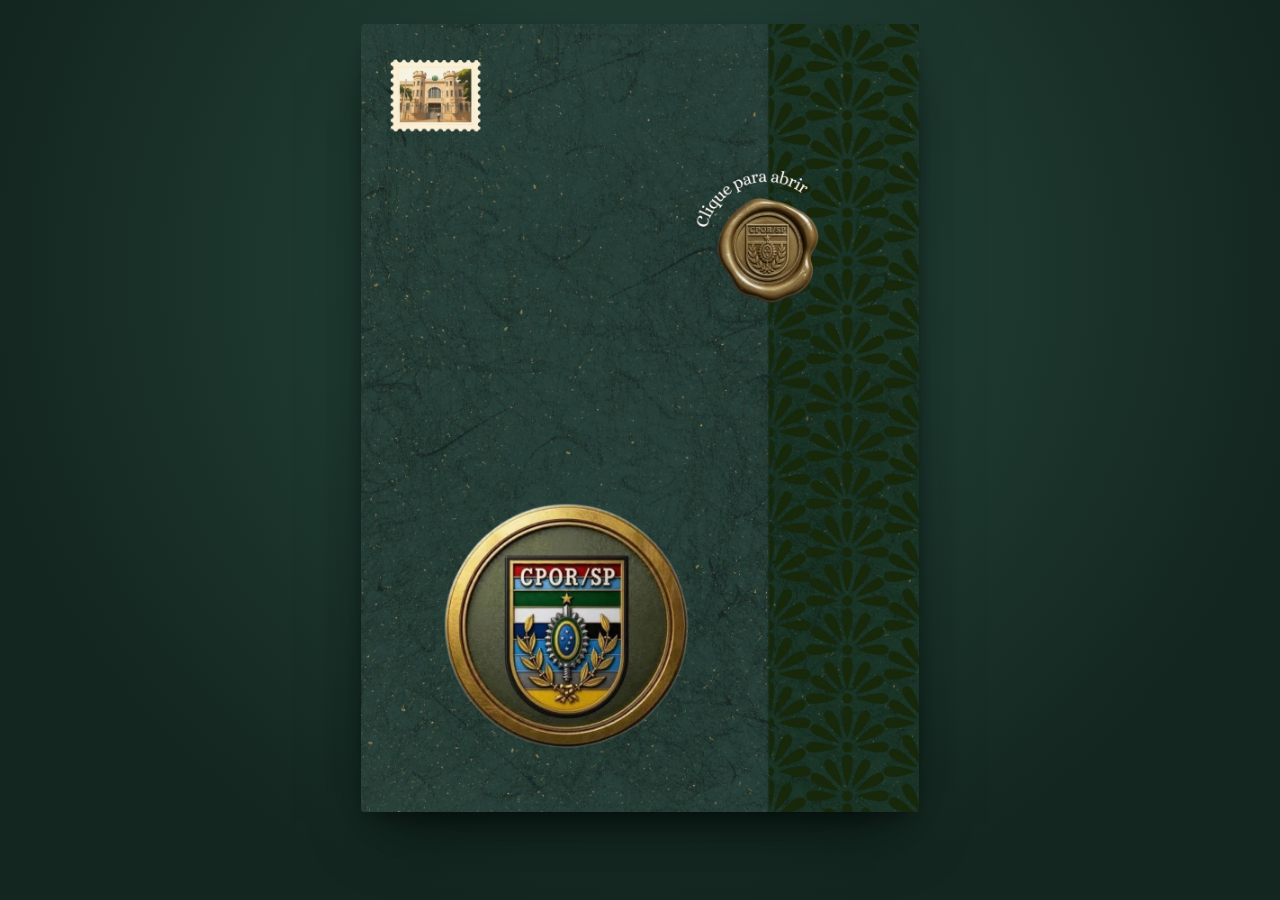
<file: opcao-5.html>
<!doctype html>
<html lang="pt-BR">
<head>
<meta charset="utf-8">
<meta name="viewport" content="width=device-width, initial-scale=1, viewport-fit=cover">
<title>Convite — Passagem de Comando CPOR/SP</title>
<meta name="description" content="Convite para a Solenidade de Passagem de Comando do CPOR/SP — 14/01/2027.">
<meta property="og:title" content="Convite — Passagem de Comando CPOR/SP">
<meta property="og:description" content="Solenidade de Passagem de Comando do CPOR/SP — quinta-feira, 14/01/2027, às 19h.">
<meta property="og:image" content="assets/opcao-5/capa.jpg">
<meta property="og:type" content="website">
<meta name="theme-color" content="#13261f">
<link rel="preload" as="image" href="assets/opcao-5/capa.jpg">
<link rel="preconnect" href="https://fonts.googleapis.com">
<link rel="preconnect" href="https://fonts.gstatic.com" crossorigin>
<link href="https://fonts.googleapis.com/css2?family=Cormorant+Garamond:wght@500;600&display=swap" rel="stylesheet">
<style>
  :root {
    --verde: #1b342b;
    --verde-fundo: #13261f;
    --verde-forro: #10221b;
    --creme: #f2ecd8;
    --dourado: #b39a62;
    --tinta: #20372f;
    /* Onde a faixa estampada começa na arte do envelope (904px de 1240px) */
    --corte: 0.72903;
    --curva: cubic-bezier(.65, 0, .35, 1);
    --curva-saida: cubic-bezier(.22, 1, .36, 1);
    --sombra: 0 30px 60px -20px rgba(4, 12, 9, .85), 0 10px 20px -10px rgba(4, 12, 9, .6);
  }

  * { box-sizing: border-box; }
  html, body { margin: 0; height: 100%; }
  body {
    background: radial-gradient(ellipse at 50% 30%, #284a40, var(--verde-fundo) 75%) fixed;
    background-color: var(--verde);
    color: var(--creme);
    font-family: "Cormorant Garamond", Georgia, serif;
    overflow: hidden;
    -webkit-tap-highlight-color: transparent;
  }

  main {
    min-height: 100svh;
    display: flex;
    flex-direction: column;
    align-items: center;
    justify-content: center;
    gap: 18px;
    padding: 16px;
  }

  /* Palco: proporção A4 das artes (1240 x 1748), cabe na tela com espaço para os botões */
  .palco {
    position: relative;
    height: min(calc(100svh - 112px), calc((100vw - 32px) * 1.40968), 1150px);
    aspect-ratio: 1240 / 1748;
    perspective: 2200px;
    z-index: 1;
    transform-origin: 0 0;
    user-select: none;
    -webkit-user-select: none;
    -webkit-touch-callout: none;
  }
  .palco img { -webkit-user-drag: none; }
  /* Ampliar: pinça, dois toques, Ctrl + rolagem, Ctrl e + */
  .palco.aberto { touch-action: none; }
  .palco.suave { transition: transform .3s ease; }
  .palco.ampliado { cursor: grab; }
  .palco.arrastando { cursor: grabbing; }

  /* ---------- Fundo do envelope (aparece quando as abas abrem) ---------- */
  .forro {
    position: absolute;
    inset: 0;
    border-radius: 3px;
    background:
      radial-gradient(ellipse at 50% 40%, rgba(255,255,255,.04), transparent 70%),
      var(--verde-forro);
    box-shadow: var(--sombra), inset 0 0 50px rgba(0,0,0,.55);
    transition: opacity .5s ease 0s;
  }
  .aberto .forro { opacity: 0; transition: opacity .6s ease 1.3s; }

  /* ---------- Cartão (frente: comandantes · verso: convite) ---------- */
  .cartao {
    position: absolute;
    inset: 0;
    transform-style: preserve-3d;
    transform: scale(.9) translateY(1.5%);
    transition: transform .7s var(--curva) 0s;
  }
  .aberto .cartao { transform: none; transition: transform 1s var(--curva-saida) 1.05s; }

  .cartao-ergue, .cartao-gira {
    position: absolute;
    inset: 0;
    transform-style: preserve-3d;
  }
  .cartao-gira { transition: transform 1.1s var(--curva); }
  .verso-visivel .cartao-gira { transform: rotateY(-180deg); }

  .face {
    position: absolute;
    inset: 0;
    border-radius: 3px;
    overflow: hidden;
    backface-visibility: hidden;
    -webkit-backface-visibility: hidden;
    box-shadow: var(--sombra);
    background: var(--creme);
  }
  .face img { display: block; width: 100%; height: 100%; }
  .face.verso { transform: rotateY(180deg); container-type: inline-size; }

  /* Botão de confirmação no verso, no lugar do antigo QR code: discreto, na cor do texto do convite */
  .rsvp {
    position: absolute;
    left: 50%;
    top: 85%;
    transform: translate(-50%, -50%);
    display: inline-flex;
    align-items: center;
    justify-content: center;
    white-space: nowrap;
    padding: .62em 1.25em .58em;
    font: 600 9px/1 "Cormorant Garamond", Georgia, serif;
    font-size: 2.05cqw;
    letter-spacing: .14em;
    text-transform: uppercase;
    text-decoration: none;
    color: #3a4329;
    background: rgba(58, 67, 41, .05);
    border: 1px solid rgba(58, 67, 41, .45);
    border-radius: 999px;
    visibility: hidden;
    transition: visibility 0s .55s;
  }
  .verso-visivel .rsvp { visibility: visible; }
  @media (hover: hover) { .rsvp:hover { background: rgba(58, 67, 41, .1); } }
  .rsvp:focus-visible { outline: 2px solid var(--dourado); outline-offset: 3px; }
  /* Sombra do cartão enquanto está dentro do envelope */
  .face .sombra-dentro {
    position: absolute;
    inset: 0;
    background: #0b1a14;
    opacity: .7;
    transition: opacity .5s ease .2s;
  }
  .aberto .face .sombra-dentro { opacity: 0; transition: opacity .8s ease .6s; }

  /* ---------- Abas do envelope: abrem a partir do selo ---------- */
  .aba {
    position: absolute;
    top: 0;
    bottom: 0;
    pointer-events: none;
    transform-style: preserve-3d;
    transition: transform .3s ease-out 1.55s;
  }
  .aba.esq { left: 0; width: calc(var(--corte) * 100%); }
  .aba.dir { left: calc(var(--corte) * 100%); right: 0; }
  /* 1º o selo racha: as abas se afastam um pouco */
  .aberto .aba { transition: transform .3s ease-out 0s; }
  .aberto .aba.esq { transform: translateX(-1%); }
  .aberto .aba.dir { transform: translateX(3%); }

  .folha {
    position: absolute;
    inset: 0;
    transform-style: preserve-3d;
    transition: transform 1s var(--curva) .5s;
  }
  .aba.esq .folha { transform-origin: left center; }
  .aba.dir .folha { transform-origin: right center; }
  /* 2º as abas se abrem como portas */
  .aberto .folha { transition: transform 1.1s var(--curva) .3s; }
  .aberto .aba.esq .folha { transform: rotateY(-112deg); }
  .aberto .aba.dir .folha { transform: rotateY(112deg); }

  .lado {
    position: absolute;
    inset: 0;
    overflow: hidden;
    backface-visibility: hidden;
    -webkit-backface-visibility: hidden;
    transition: opacity .25s ease .45s;
  }
  .aberto .lado { opacity: 0; transition: opacity .45s ease 1s; }
  .aba.esq .lado.fora { border-radius: 3px 0 0 3px; }
  .aba.dir .lado.fora { border-radius: 0 3px 3px 0; }
  .lado img { position: absolute; top: 0; height: 100%; max-width: none; display: block; }
  .aba.esq .lado img { left: 0; width: calc(100% / var(--corte)); }
  .aba.dir .lado img {
    width: calc(100% / (1 - var(--corte)));
    left: calc(-100% * var(--corte) / (1 - var(--corte)));
  }
  /* Parte de dentro da aba (forro) */
  .lado.dentro {
    transform: rotateY(180deg);
    background: linear-gradient(90deg, #0e1f18, #163026 60%, #11241c);
  }

  /* Área clicável do envelope inteiro; o anel marca o selo quando navega pelo teclado */
  .abrir {
    position: absolute;
    inset: 0;
    z-index: 5;
    padding: 0;
    border: 0;
    background: none;
    cursor: pointer;
  }
  .abrir:focus { outline: none; }
  .abrir .anel {
    position: absolute;
    left: var(--selo-x, 63.6%);
    top: var(--selo-y, 22%);
    width: var(--selo-w, 18.6%);
    aspect-ratio: 1;
    border-radius: 50%;
  }
  .abrir:focus-visible .anel { outline: 2px solid var(--creme); outline-offset: 4px; }
  .aberto .abrir { display: none; }

  /* ---------- Botões: estáticos, abaixo do cartão para não cobrir nada ---------- */
  .controles {
    position: relative;
    z-index: 2;
    min-height: 46px;
    display: flex;
    align-items: center;
    justify-content: center;
  }
  .grupo { display: flex; gap: 12px; }
  .grupo[hidden] { display: none; }

  .botao {
    appearance: none;
    display: inline-flex;
    align-items: center;
    gap: 10px;
    min-height: 46px;
    padding: 0 22px;
    border-radius: 2px;
    font: 600 15px/1 "Cormorant Garamond", Georgia, serif;
    letter-spacing: .18em;
    text-transform: uppercase;
    white-space: nowrap;
    cursor: pointer;
    transition: none;
  }
  .botao svg { width: 18px; height: 10px; flex: none; }
  .botao.principal {
    background: var(--creme);
    color: var(--tinta);
    border: 1px solid var(--creme);
    box-shadow: inset 0 0 0 3px var(--creme), inset 0 0 0 4px var(--dourado);
  }
  .botao.secundario {
    background: #152b23;
    color: var(--creme);
    border: 1px solid rgba(179, 154, 98, .75);
  }
  @media (hover: hover) {
    .botao.principal:hover { background: #fbf7ea; border-color: #fbf7ea; box-shadow: inset 0 0 0 3px #fbf7ea, inset 0 0 0 4px var(--dourado); }
    .botao.secundario:hover { background: #1d382e; }
  }
  .botao:focus-visible { outline: 2px solid var(--dourado); outline-offset: 3px; }

  .so-leitor {
    position: absolute; width: 1px; height: 1px; padding: 0; margin: -1px;
    overflow: hidden; clip: rect(0 0 0 0); white-space: nowrap; border: 0;
  }

  @media (max-width: 420px) {
    .grupo { gap: 10px; }
    .botao { padding: 0 16px; font-size: 14px; letter-spacing: .14em; gap: 8px; }
  }
  @media (max-width: 340px) {
    .botao { padding: 0 12px; font-size: 13px; letter-spacing: .1em; }
  }

  @media (prefers-reduced-motion: reduce) {
    .forro, .cartao, .cartao-gira, .aba, .folha, .lado,
    .aberto .forro, .aberto .cartao, .aberto .aba, .aberto .folha, .aberto .lado {
      transition-duration: .25s !important;
      transition-delay: 0s !important;
    }
  }
</style>
</head>
<body>
<main>
  <div class="palco" id="convite" style="--selo-x: 63.6%; --selo-y: 22%; --selo-w: 18.6%">
    <div class="forro" aria-hidden="true"></div>

    <div class="cartao">
      <div class="cartao-ergue">
        <div class="cartao-gira">
          <div class="face frente">
            <img draggable="false" src="assets/opcao-5/frente.jpg" alt="Antigos Comandantes do CPOR/SP, de 1930 aos dias de hoje" width="1240" height="1748">
            <div class="sombra-dentro" aria-hidden="true"></div>
          </div>
          <div class="face verso">
            <img draggable="false" src="assets/opcao-5/verso.jpg" alt="Convite para a Solenidade de Passagem de Comando do CPOR/SP" width="1240" height="1748">
            <!-- Link do formulário de confirmação de presença (Google Forms) -->
            <a class="rsvp" href="https://docs.google.com/forms/d/e/1FAIpQLScrMbw4zePzA4lhYASbJx0PyK-o26TCpUtgVabwHGBZzsUp2A/viewform" target="_blank" rel="noopener">Confirmar presença</a>
          </div>
        </div>
      </div>
    </div>

    <div class="aba esq" aria-hidden="true">
      <div class="folha">
        <div class="lado fora"><img draggable="false" src="assets/opcao-5/capa.jpg" alt=""></div>
        <div class="lado dentro"></div>
      </div>
    </div>
    <div class="aba dir" aria-hidden="true">
      <div class="folha">
        <div class="lado fora"><img draggable="false" src="assets/opcao-5/capa.jpg" alt=""></div>
        <div class="lado dentro"></div>
      </div>
    </div>

    <button type="button" class="abrir" id="abrir" aria-label="Abrir o convite">
      <span class="anel"></span>
    </button>
  </div>

  <nav class="controles" aria-label="Navegação do convite">
    <div class="grupo" data-etapa="frente" hidden>
      <button type="button" class="botao secundario" id="fechar">
        <svg viewBox="0 0 18 10" fill="none" stroke="currentColor" stroke-width="1.2" aria-hidden="true"><path d="M17 5H1M5 1 1 5l4 4"/></svg>
        Voltar
      </button>
      <button type="button" class="botao principal" id="virar">
        Ver o convite
        <svg viewBox="0 0 18 10" fill="none" stroke="currentColor" stroke-width="1.2" aria-hidden="true"><path d="M1 5h16M13 1l4 4-4 4"/></svg>
      </button>
    </div>
    <div class="grupo" data-etapa="verso" hidden>
      <button type="button" class="botao secundario" id="desvirar">
        <svg viewBox="0 0 18 10" fill="none" stroke="currentColor" stroke-width="1.2" aria-hidden="true"><path d="M17 5H1M5 1 1 5l4 4"/></svg>
        Voltar
      </button>
    </div>
  </nav>

  <div class="so-leitor" aria-live="polite" id="aviso"></div>
  <div class="so-leitor">
    O Diretor de Educação Superior Militar, General de Divisão Eduardo da VEIGA Cabral, tem a honra de convidar
    o(a) Senhor(a) e digníssima família para a Solenidade de Passagem de Comando do Centro de Preparação de
    Oficiais da Reserva de São Paulo (CPOR/SP), do Coronel Frederico Vieira CABRAL Mendes ao Tenente Coronel
    Daniel RAMOS LEMOS. Quinta-feira, 14 de janeiro de 2027. Inauguração do Retrato do Comandante Sucedido às
    18h30. Passagem de Comando às 19h. Rua Alfredo Pujol, 681, Santana, São Paulo/SP. Traje: militares, 9º B2 ou
    correspondente; militares da reserva e civis, esporte fino. Confirme sua presença até 08/01/2027 pelo e-mail
    comsoc@cporsp.eb.mil.br ou pelo telefone (11) 93948-8270.
  </div>
</main>

<script>
  (function () {
    var palco = document.getElementById("convite");
    var ergue = palco.querySelector(".cartao-ergue");
    var aviso = document.getElementById("aviso");
    var grupos = document.querySelectorAll(".grupo");
    var reduzido = window.matchMedia("(prefers-reduced-motion: reduce)").matches;
    var ocupado = false;

    // Tempo de cada transição (ms) — igual ao CSS
    var T = reduzido
      ? { abrir: 300, fechar: 300, virar: 300 }
      : { abrir: 2050, fechar: 1900, virar: 1150 };

    function mostrar(etapa, foco) {
      grupos.forEach(function (g) { g.hidden = g.dataset.etapa !== etapa; });
      if (foco) document.getElementById(foco).focus({ preventScroll: true });
    }

    function depois(ms, fn) {
      ocupado = true;
      mostrar(null);
      setTimeout(function () { ocupado = false; fn(); }, ms);
    }

    function erguer() {
      if (reduzido || !ergue.animate) return;
      ergue.animate(
        [{ transform: "none" }, { transform: "scale(.93)", offset: .5 }, { transform: "none" }],
        { duration: 1100, easing: "ease-in-out" }
      );
    }

    /* ---------------- Ampliar o cartão ---------------- */
    var MAX = 4;
    var z = { s: 1, x: 0, y: 0 };

    function limitar(v, a, b) { return Math.min(Math.max(v, a), b); }
    function podeAmpliar() { return palco.classList.contains("aberto") && !ocupado; }
    // Posição do cartão sem ampliação (não depende do transform)
    function base() {
      return { left: palco.offsetLeft, top: palco.offsetTop, w: palco.offsetWidth, h: palco.offsetHeight };
    }

    function aplicar(s, x, y, suave) {
      var b = base();
      var vw = document.documentElement.clientWidth, vh = document.documentElement.clientHeight;
      s = limitar(s, 1, MAX);
      if (s <= 1.001) { s = 1; x = 0; y = 0; }
      else {
        var W = b.w * s, H = b.h * s, L = b.left + x, T2 = b.top + y;
        L = W >= vw ? limitar(L, vw - W, 0) : limitar(L, 0, vw - W);
        T2 = H >= vh ? limitar(T2, vh - H, 0) : limitar(T2, 0, vh - H);
        x = L - b.left; y = T2 - b.top;
      }
      z = { s: s, x: x, y: y };
      palco.classList.toggle("suave", !!suave);
      palco.classList.toggle("ampliado", s > 1);
      palco.style.transform = s === 1 ? "" : "translate(" + x + "px," + y + "px) scale(" + s + ")";
    }

    // Amplia mantendo parado o ponto (px, py) da tela
    function ampliarEm(px, py, s, suave) {
      var b = base();
      s = limitar(s, 1, MAX);
      var cx = (px - b.left - z.x) / z.s, cy = (py - b.top - z.y) / z.s;
      aplicar(s, px - b.left - cx * s, py - b.top - cy * s, suave);
    }

    function centro() {
      var r = palco.getBoundingClientRect();
      return { x: r.left + r.width / 2, y: r.top + r.height / 2 };
    }

    // Toque / mouse: pinça, arrastar e dois toques
    var pontos = new Map(), gesto = null, ultimoToque = null;

    function iniciarGesto() {
      var p = Array.from(pontos.values()), b = base();
      if (p.length >= 2) {
        var mx = (p[0].x + p[1].x) / 2, my = (p[0].y + p[1].y) / 2;
        gesto = {
          tipo: "pinca",
          d0: Math.hypot(p[0].x - p[1].x, p[0].y - p[1].y) || 1,
          s0: z.s,
          cx: (mx - b.left - z.x) / z.s,
          cy: (my - b.top - z.y) / z.s
        };
      } else if (p.length === 1) {
        gesto = { tipo: "arrasto", px: p[0].x, py: p[0].y, x0: z.x, y0: z.y, t0: performance.now(), moveu: false };
      } else {
        gesto = null;
      }
    }

    palco.addEventListener("pointerdown", function (e) {
      if (!podeAmpliar() || (e.pointerType === "mouse" && e.button !== 0)) return;
      if (e.target.closest(".rsvp")) return;   // deixa o link de confirmação funcionar
      try { palco.setPointerCapture(e.pointerId); } catch (_) {}
      pontos.set(e.pointerId, { x: e.clientX, y: e.clientY });
      if (pontos.size > 1) ultimoToque = null;
      iniciarGesto();
    });

    palco.addEventListener("pointermove", function (e) {
      if (!pontos.has(e.pointerId) || !gesto) return;
      pontos.set(e.pointerId, { x: e.clientX, y: e.clientY });
      var b = base();
      if (gesto.tipo === "pinca" && pontos.size >= 2) {
        var p = Array.from(pontos.values());
        var mx = (p[0].x + p[1].x) / 2, my = (p[0].y + p[1].y) / 2;
        var s = limitar(gesto.s0 * Math.hypot(p[0].x - p[1].x, p[0].y - p[1].y) / gesto.d0, 1, MAX);
        aplicar(s, mx - b.left - gesto.cx * s, my - b.top - gesto.cy * s);
      } else if (gesto.tipo === "arrasto") {
        var dx = e.clientX - gesto.px, dy = e.clientY - gesto.py;
        if (Math.hypot(dx, dy) > 8) gesto.moveu = true;
        if (z.s > 1 && gesto.moveu) {
          palco.classList.add("arrastando");
          aplicar(z.s, gesto.x0 + dx, gesto.y0 + dy);
        }
      }
    });

    function soltar(e) {
      if (!pontos.has(e.pointerId)) return;
      var g = gesto;
      pontos.delete(e.pointerId);
      palco.classList.remove("arrastando");

      // Dois toques (ou duplo clique): amplia no ponto tocado, ou volta ao normal
      if (e.type === "pointerup" && g && g.tipo === "arrasto" && !g.moveu && performance.now() - g.t0 < 300) {
        var agora = performance.now();
        if (ultimoToque && agora - ultimoToque.t < 320 && Math.hypot(e.clientX - ultimoToque.x, e.clientY - ultimoToque.y) < 40) {
          if (z.s > 1.05) aplicar(1, 0, 0, true);
          else ampliarEm(e.clientX, e.clientY, 2.5, true);
          ultimoToque = null;
        } else {
          ultimoToque = { t: agora, x: e.clientX, y: e.clientY };
        }
      }
      if (pontos.size === 0 && z.s < 1.03) aplicar(1, 0, 0, true);
      iniciarGesto();
    }
    palco.addEventListener("pointerup", soltar);
    palco.addEventListener("pointercancel", soltar);

    // Computador: Ctrl + rolagem e pinça no trackpad ampliam; rolagem move quando ampliado
    window.addEventListener("wheel", function (e) {
      if (!podeAmpliar()) return;
      if (e.ctrlKey || e.metaKey) {
        e.preventDefault();
        var passo = e.deltaMode === 1 ? 0.05 : 0.0025;
        ampliarEm(e.clientX, e.clientY, z.s * limitar(Math.exp(-e.deltaY * passo), 0.5, 2));
      } else if (z.s > 1) {
        e.preventDefault();
        aplicar(z.s, z.x - e.deltaX, z.y - e.deltaY);
      }
    }, { passive: false });

    // Safari no Mac: pinça no trackpad
    var sGesto = 1;
    window.addEventListener("gesturestart", function (e) {
      if (!podeAmpliar() || pontos.size) return;
      e.preventDefault(); sGesto = z.s;
    });
    window.addEventListener("gesturechange", function (e) {
      if (!podeAmpliar() || pontos.size) return;
      e.preventDefault(); ampliarEm(e.clientX, e.clientY, sGesto * e.scale);
    });

    // Ctrl/Cmd e "+", "-" ou "0"
    window.addEventListener("keydown", function (e) {
      if (!(e.ctrlKey || e.metaKey) || !podeAmpliar()) return;
      var c = centro();
      if (e.key === "+" || e.key === "=") { e.preventDefault(); ampliarEm(c.x, c.y, z.s * 1.25, true); }
      else if (e.key === "-") { e.preventDefault(); ampliarEm(c.x, c.y, z.s / 1.25, true); }
      else if (e.key === "0") { e.preventDefault(); aplicar(1, 0, 0, true); }
    });

    window.addEventListener("resize", function () { aplicar(z.s, z.x, z.y); });

    // Antes de virar ou fechar, o cartão volta ao tamanho normal
    function semZoom(fn) {
      if (z.s === 1) { fn(); return; }
      aplicar(1, 0, 0, true);
      ocupado = true;
      setTimeout(function () { ocupado = false; palco.classList.remove("suave"); fn(); }, 320);
    }

    /* ---------------- Navegação ---------------- */
    document.getElementById("abrir").addEventListener("click", function () {
      if (ocupado) return;
      palco.classList.add("aberto");
      aviso.textContent = "Convite aberto: Antigos Comandantes.";
      depois(T.abrir, function () { mostrar("frente", "virar"); });
    });

    document.getElementById("fechar").addEventListener("click", function () {
      if (ocupado) return;
      semZoom(function () {
        palco.classList.remove("aberto");
        aviso.textContent = "Envelope fechado.";
        depois(T.fechar, function () { mostrar(null); document.getElementById("abrir").focus({ preventScroll: true }); });
      });
    });

    document.getElementById("virar").addEventListener("click", function () {
      if (ocupado) return;
      semZoom(function () {
        palco.classList.add("verso-visivel");
        erguer();
        aviso.textContent = "Verso: convite da Passagem de Comando.";
        depois(T.virar, function () { mostrar("verso", "desvirar"); });
      });
    });

    document.getElementById("desvirar").addEventListener("click", function () {
      if (ocupado) return;
      semZoom(function () {
        palco.classList.remove("verso-visivel");
        erguer();
        aviso.textContent = "Frente: Antigos Comandantes.";
        depois(T.virar, function () { mostrar("frente", "virar"); });
      });
    });
  })();
</script>
</body>
</html>
</file>
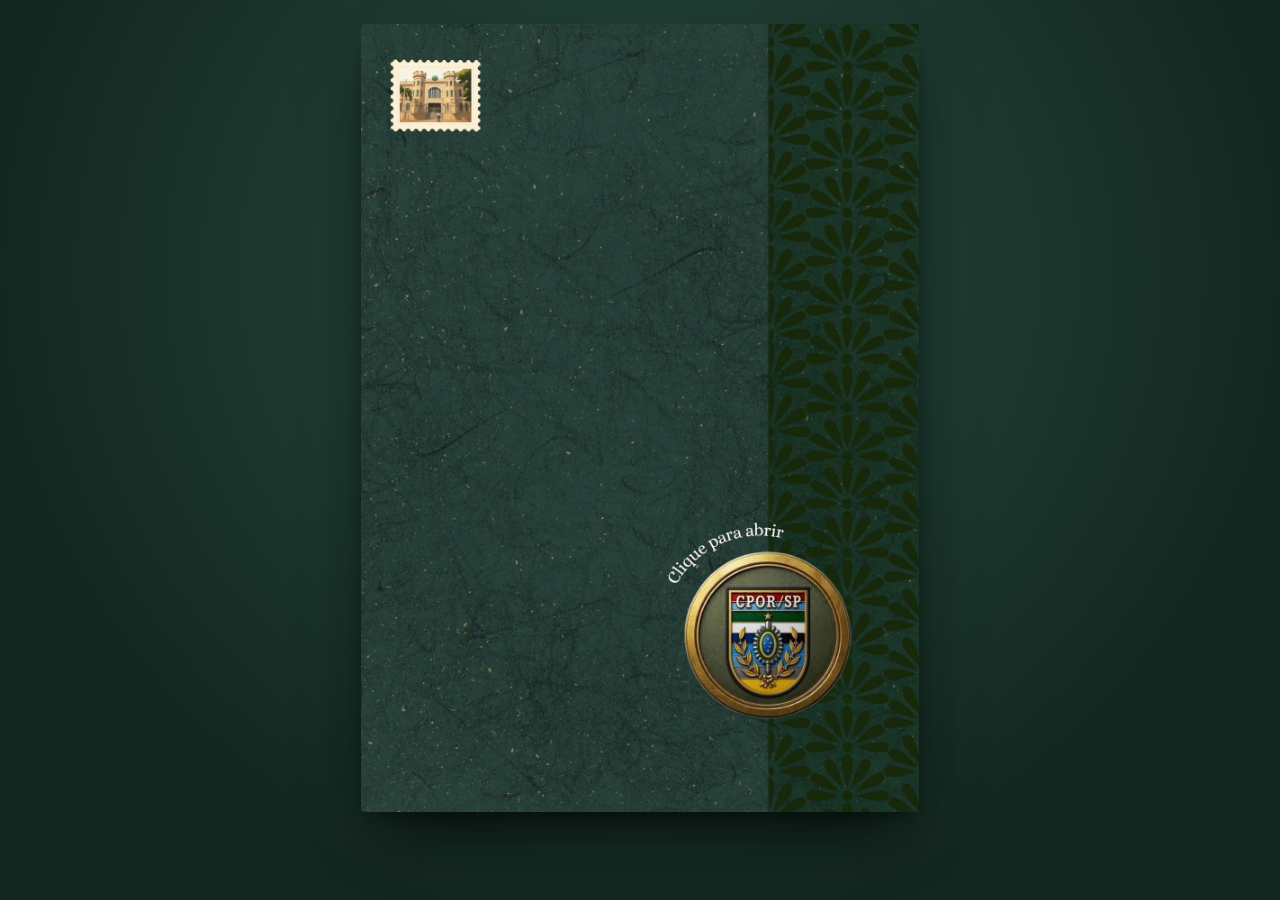
<file: opcao-6.html>
<!doctype html>
<html lang="pt-BR">
<head>
<meta charset="utf-8">
<meta name="viewport" content="width=device-width, initial-scale=1, viewport-fit=cover">
<title>Convite — Passagem de Comando CPOR/SP</title>
<meta name="description" content="Convite para a Solenidade de Passagem de Comando do CPOR/SP — 14/01/2027.">
<meta property="og:title" content="Convite — Passagem de Comando CPOR/SP">
<meta property="og:description" content="Solenidade de Passagem de Comando do CPOR/SP — quinta-feira, 14/01/2027, às 19h.">
<meta property="og:image" content="assets/opcao-6/capa.jpg">
<meta property="og:type" content="website">
<meta name="theme-color" content="#13261f">
<link rel="preload" as="image" href="assets/opcao-6/capa.jpg">
<link rel="preconnect" href="https://fonts.googleapis.com">
<link rel="preconnect" href="https://fonts.gstatic.com" crossorigin>
<link href="https://fonts.googleapis.com/css2?family=Cormorant+Garamond:wght@500;600&display=swap" rel="stylesheet">
<style>
  :root {
    --verde: #1b342b;
    --verde-fundo: #13261f;
    --verde-forro: #10221b;
    --creme: #f2ecd8;
    --dourado: #b39a62;
    --tinta: #20372f;
    /* Onde a faixa estampada começa na arte do envelope (904px de 1240px) */
    --corte: 0.72903;
    --curva: cubic-bezier(.65, 0, .35, 1);
    --curva-saida: cubic-bezier(.22, 1, .36, 1);
    --sombra: 0 30px 60px -20px rgba(4, 12, 9, .85), 0 10px 20px -10px rgba(4, 12, 9, .6);
  }

  * { box-sizing: border-box; }
  html, body { margin: 0; height: 100%; }
  body {
    background: radial-gradient(ellipse at 50% 30%, #284a40, var(--verde-fundo) 75%) fixed;
    background-color: var(--verde);
    color: var(--creme);
    font-family: "Cormorant Garamond", Georgia, serif;
    overflow: hidden;
    -webkit-tap-highlight-color: transparent;
  }

  main {
    min-height: 100svh;
    display: flex;
    flex-direction: column;
    align-items: center;
    justify-content: center;
    gap: 18px;
    padding: 16px;
  }

  /* Palco: proporção A4 das artes (1240 x 1748), cabe na tela com espaço para os botões */
  .palco {
    position: relative;
    height: min(calc(100svh - 112px), calc((100vw - 32px) * 1.40968), 1150px);
    aspect-ratio: 1240 / 1748;
    perspective: 2200px;
    z-index: 1;
    transform-origin: 0 0;
    user-select: none;
    -webkit-user-select: none;
    -webkit-touch-callout: none;
  }
  .palco img { -webkit-user-drag: none; }
  /* Ampliar: pinça, dois toques, Ctrl + rolagem, Ctrl e + */
  .palco.aberto { touch-action: none; }
  .palco.suave { transition: transform .3s ease; }
  .palco.ampliado { cursor: grab; }
  .palco.arrastando { cursor: grabbing; }

  /* ---------- Fundo do envelope (aparece quando as abas abrem) ---------- */
  .forro {
    position: absolute;
    inset: 0;
    border-radius: 3px;
    background:
      radial-gradient(ellipse at 50% 40%, rgba(255,255,255,.04), transparent 70%),
      var(--verde-forro);
    box-shadow: var(--sombra), inset 0 0 50px rgba(0,0,0,.55);
    transition: opacity .5s ease 0s;
  }
  .aberto .forro { opacity: 0; transition: opacity .6s ease 1.3s; }

  /* ---------- Cartão (frente: comandantes · verso: convite) ---------- */
  .cartao {
    position: absolute;
    inset: 0;
    transform-style: preserve-3d;
    transform: scale(.9) translateY(1.5%);
    transition: transform .7s var(--curva) 0s;
  }
  .aberto .cartao { transform: none; transition: transform 1s var(--curva-saida) 1.05s; }

  .cartao-ergue, .cartao-gira {
    position: absolute;
    inset: 0;
    transform-style: preserve-3d;
  }
  .cartao-gira { transition: transform 1.1s var(--curva); }
  .verso-visivel .cartao-gira { transform: rotateY(-180deg); }

  .face {
    position: absolute;
    inset: 0;
    border-radius: 3px;
    overflow: hidden;
    backface-visibility: hidden;
    -webkit-backface-visibility: hidden;
    box-shadow: var(--sombra);
    background: var(--creme);
  }
  .face img { display: block; width: 100%; height: 100%; }
  .face.verso { transform: rotateY(180deg); container-type: inline-size; }

  /* Botão de confirmação no verso, no lugar do antigo QR code: discreto, na cor do texto do convite */
  .rsvp {
    position: absolute;
    left: 50%;
    top: 85%;
    transform: translate(-50%, -50%);
    display: inline-flex;
    align-items: center;
    justify-content: center;
    white-space: nowrap;
    padding: .62em 1.25em .58em;
    font: 600 9px/1 "Cormorant Garamond", Georgia, serif;
    font-size: 2.05cqw;
    letter-spacing: .14em;
    text-transform: uppercase;
    text-decoration: none;
    color: #3a4329;
    background: rgba(58, 67, 41, .05);
    border: 1px solid rgba(58, 67, 41, .45);
    border-radius: 999px;
    visibility: hidden;
    transition: visibility 0s .55s;
  }
  .verso-visivel .rsvp { visibility: visible; }
  @media (hover: hover) { .rsvp:hover { background: rgba(58, 67, 41, .1); } }
  .rsvp:focus-visible { outline: 2px solid var(--dourado); outline-offset: 3px; }
  /* Sombra do cartão enquanto está dentro do envelope */
  .face .sombra-dentro {
    position: absolute;
    inset: 0;
    background: #0b1a14;
    opacity: .7;
    transition: opacity .5s ease .2s;
  }
  .aberto .face .sombra-dentro { opacity: 0; transition: opacity .8s ease .6s; }

  /* ---------- Abas do envelope: abrem a partir do selo ---------- */
  .aba {
    position: absolute;
    top: 0;
    bottom: 0;
    pointer-events: none;
    transform-style: preserve-3d;
    transition: transform .3s ease-out 1.55s;
  }
  .aba.esq { left: 0; width: calc(var(--corte) * 100%); }
  .aba.dir { left: calc(var(--corte) * 100%); right: 0; }
  /* 1º o selo racha: as abas se afastam um pouco */
  .aberto .aba { transition: transform .3s ease-out 0s; }
  .aberto .aba.esq { transform: translateX(-1%); }
  .aberto .aba.dir { transform: translateX(3%); }

  .folha {
    position: absolute;
    inset: 0;
    transform-style: preserve-3d;
    transition: transform 1s var(--curva) .5s;
  }
  .aba.esq .folha { transform-origin: left center; }
  .aba.dir .folha { transform-origin: right center; }
  /* 2º as abas se abrem como portas */
  .aberto .folha { transition: transform 1.1s var(--curva) .3s; }
  .aberto .aba.esq .folha { transform: rotateY(-112deg); }
  .aberto .aba.dir .folha { transform: rotateY(112deg); }

  .lado {
    position: absolute;
    inset: 0;
    overflow: hidden;
    backface-visibility: hidden;
    -webkit-backface-visibility: hidden;
    transition: opacity .25s ease .45s;
  }
  .aberto .lado { opacity: 0; transition: opacity .45s ease 1s; }
  .aba.esq .lado.fora { border-radius: 3px 0 0 3px; }
  .aba.dir .lado.fora { border-radius: 0 3px 3px 0; }
  .lado img { position: absolute; top: 0; height: 100%; max-width: none; display: block; }
  .aba.esq .lado img { left: 0; width: calc(100% / var(--corte)); }
  .aba.dir .lado img {
    width: calc(100% / (1 - var(--corte)));
    left: calc(-100% * var(--corte) / (1 - var(--corte)));
  }
  /* Parte de dentro da aba (forro) */
  .lado.dentro {
    transform: rotateY(180deg);
    background: linear-gradient(90deg, #0e1f18, #163026 60%, #11241c);
  }

  /* Área clicável do envelope inteiro; o anel marca o selo quando navega pelo teclado */
  .abrir {
    position: absolute;
    inset: 0;
    z-index: 5;
    padding: 0;
    border: 0;
    background: none;
    cursor: pointer;
  }
  .abrir:focus { outline: none; }
  .abrir .anel {
    position: absolute;
    left: var(--selo-x, 63.6%);
    top: var(--selo-y, 22%);
    width: var(--selo-w, 18.6%);
    aspect-ratio: 1;
    border-radius: 50%;
  }
  .abrir:focus-visible .anel { outline: 2px solid var(--creme); outline-offset: 4px; }
  .aberto .abrir { display: none; }

  /* ---------- Botões: estáticos, abaixo do cartão para não cobrir nada ---------- */
  .controles {
    position: relative;
    z-index: 2;
    min-height: 46px;
    display: flex;
    align-items: center;
    justify-content: center;
  }
  .grupo { display: flex; gap: 12px; }
  .grupo[hidden] { display: none; }

  .botao {
    appearance: none;
    display: inline-flex;
    align-items: center;
    gap: 10px;
    min-height: 46px;
    padding: 0 22px;
    border-radius: 2px;
    font: 600 15px/1 "Cormorant Garamond", Georgia, serif;
    letter-spacing: .18em;
    text-transform: uppercase;
    white-space: nowrap;
    cursor: pointer;
    transition: none;
  }
  .botao svg { width: 18px; height: 10px; flex: none; }
  .botao.principal {
    background: var(--creme);
    color: var(--tinta);
    border: 1px solid var(--creme);
    box-shadow: inset 0 0 0 3px var(--creme), inset 0 0 0 4px var(--dourado);
  }
  .botao.secundario {
    background: #152b23;
    color: var(--creme);
    border: 1px solid rgba(179, 154, 98, .75);
  }
  @media (hover: hover) {
    .botao.principal:hover { background: #fbf7ea; border-color: #fbf7ea; box-shadow: inset 0 0 0 3px #fbf7ea, inset 0 0 0 4px var(--dourado); }
    .botao.secundario:hover { background: #1d382e; }
  }
  .botao:focus-visible { outline: 2px solid var(--dourado); outline-offset: 3px; }

  .so-leitor {
    position: absolute; width: 1px; height: 1px; padding: 0; margin: -1px;
    overflow: hidden; clip: rect(0 0 0 0); white-space: nowrap; border: 0;
  }

  @media (max-width: 420px) {
    .grupo { gap: 10px; }
    .botao { padding: 0 16px; font-size: 14px; letter-spacing: .14em; gap: 8px; }
  }
  @media (max-width: 340px) {
    .botao { padding: 0 12px; font-size: 13px; letter-spacing: .1em; }
  }

  @media (prefers-reduced-motion: reduce) {
    .forro, .cartao, .cartao-gira, .aba, .folha, .lado,
    .aberto .forro, .aberto .cartao, .aberto .aba, .aberto .folha, .aberto .lado {
      transition-duration: .25s !important;
      transition-delay: 0s !important;
    }
  }
</style>
</head>
<body>
<main>
  <div class="palco" id="convite" style="--selo-x: 57.9%; --selo-y: 66.9%; --selo-w: 29.5%">
    <div class="forro" aria-hidden="true"></div>

    <div class="cartao">
      <div class="cartao-ergue">
        <div class="cartao-gira">
          <div class="face frente">
            <img draggable="false" src="assets/opcao-6/frente.jpg" alt="Antigos Comandantes do CPOR/SP, de 1930 aos dias de hoje" width="1240" height="1748">
            <div class="sombra-dentro" aria-hidden="true"></div>
          </div>
          <div class="face verso">
            <img draggable="false" src="assets/opcao-6/verso.jpg" alt="Convite para a Solenidade de Passagem de Comando do CPOR/SP" width="1240" height="1748">
            <!-- Link do formulário de confirmação de presença (Google Forms) -->
            <a class="rsvp" href="https://docs.google.com/forms/d/e/1FAIpQLScrMbw4zePzA4lhYASbJx0PyK-o26TCpUtgVabwHGBZzsUp2A/viewform" target="_blank" rel="noopener">Confirmar presença</a>
          </div>
        </div>
      </div>
    </div>

    <div class="aba esq" aria-hidden="true">
      <div class="folha">
        <div class="lado fora"><img draggable="false" src="assets/opcao-6/capa.jpg" alt=""></div>
        <div class="lado dentro"></div>
      </div>
    </div>
    <div class="aba dir" aria-hidden="true">
      <div class="folha">
        <div class="lado fora"><img draggable="false" src="assets/opcao-6/capa.jpg" alt=""></div>
        <div class="lado dentro"></div>
      </div>
    </div>

    <button type="button" class="abrir" id="abrir" aria-label="Abrir o convite">
      <span class="anel"></span>
    </button>
  </div>

  <nav class="controles" aria-label="Navegação do convite">
    <div class="grupo" data-etapa="frente" hidden>
      <button type="button" class="botao secundario" id="fechar">
        <svg viewBox="0 0 18 10" fill="none" stroke="currentColor" stroke-width="1.2" aria-hidden="true"><path d="M17 5H1M5 1 1 5l4 4"/></svg>
        Voltar
      </button>
      <button type="button" class="botao principal" id="virar">
        Ver o convite
        <svg viewBox="0 0 18 10" fill="none" stroke="currentColor" stroke-width="1.2" aria-hidden="true"><path d="M1 5h16M13 1l4 4-4 4"/></svg>
      </button>
    </div>
    <div class="grupo" data-etapa="verso" hidden>
      <button type="button" class="botao secundario" id="desvirar">
        <svg viewBox="0 0 18 10" fill="none" stroke="currentColor" stroke-width="1.2" aria-hidden="true"><path d="M17 5H1M5 1 1 5l4 4"/></svg>
        Voltar
      </button>
    </div>
  </nav>

  <div class="so-leitor" aria-live="polite" id="aviso"></div>
  <div class="so-leitor">
    O Diretor de Educação Superior Militar, General de Divisão Eduardo da VEIGA Cabral, tem a honra de convidar
    o(a) Senhor(a) e digníssima família para a Solenidade de Passagem de Comando do Centro de Preparação de
    Oficiais da Reserva de São Paulo (CPOR/SP), do Coronel Frederico Vieira CABRAL Mendes ao Tenente Coronel
    Daniel RAMOS LEMOS. Quinta-feira, 14 de janeiro de 2027. Inauguração do Retrato do Comandante Sucedido às
    18h30. Passagem de Comando às 19h. Rua Alfredo Pujol, 681, Santana, São Paulo/SP. Traje: militares, 9º B2 ou
    correspondente; militares da reserva e civis, esporte fino. Confirme sua presença até 08/01/2027 pelo e-mail
    comsoc@cporsp.eb.mil.br ou pelo telefone (11) 93948-8270.
  </div>
</main>

<script>
  (function () {
    var palco = document.getElementById("convite");
    var ergue = palco.querySelector(".cartao-ergue");
    var aviso = document.getElementById("aviso");
    var grupos = document.querySelectorAll(".grupo");
    var reduzido = window.matchMedia("(prefers-reduced-motion: reduce)").matches;
    var ocupado = false;

    // Tempo de cada transição (ms) — igual ao CSS
    var T = reduzido
      ? { abrir: 300, fechar: 300, virar: 300 }
      : { abrir: 2050, fechar: 1900, virar: 1150 };

    function mostrar(etapa, foco) {
      grupos.forEach(function (g) { g.hidden = g.dataset.etapa !== etapa; });
      if (foco) document.getElementById(foco).focus({ preventScroll: true });
    }

    function depois(ms, fn) {
      ocupado = true;
      mostrar(null);
      setTimeout(function () { ocupado = false; fn(); }, ms);
    }

    function erguer() {
      if (reduzido || !ergue.animate) return;
      ergue.animate(
        [{ transform: "none" }, { transform: "scale(.93)", offset: .5 }, { transform: "none" }],
        { duration: 1100, easing: "ease-in-out" }
      );
    }

    /* ---------------- Ampliar o cartão ---------------- */
    var MAX = 4;
    var z = { s: 1, x: 0, y: 0 };

    function limitar(v, a, b) { return Math.min(Math.max(v, a), b); }
    function podeAmpliar() { return palco.classList.contains("aberto") && !ocupado; }
    // Posição do cartão sem ampliação (não depende do transform)
    function base() {
      return { left: palco.offsetLeft, top: palco.offsetTop, w: palco.offsetWidth, h: palco.offsetHeight };
    }

    function aplicar(s, x, y, suave) {
      var b = base();
      var vw = document.documentElement.clientWidth, vh = document.documentElement.clientHeight;
      s = limitar(s, 1, MAX);
      if (s <= 1.001) { s = 1; x = 0; y = 0; }
      else {
        var W = b.w * s, H = b.h * s, L = b.left + x, T2 = b.top + y;
        L = W >= vw ? limitar(L, vw - W, 0) : limitar(L, 0, vw - W);
        T2 = H >= vh ? limitar(T2, vh - H, 0) : limitar(T2, 0, vh - H);
        x = L - b.left; y = T2 - b.top;
      }
      z = { s: s, x: x, y: y };
      palco.classList.toggle("suave", !!suave);
      palco.classList.toggle("ampliado", s > 1);
      palco.style.transform = s === 1 ? "" : "translate(" + x + "px," + y + "px) scale(" + s + ")";
    }

    // Amplia mantendo parado o ponto (px, py) da tela
    function ampliarEm(px, py, s, suave) {
      var b = base();
      s = limitar(s, 1, MAX);
      var cx = (px - b.left - z.x) / z.s, cy = (py - b.top - z.y) / z.s;
      aplicar(s, px - b.left - cx * s, py - b.top - cy * s, suave);
    }

    function centro() {
      var r = palco.getBoundingClientRect();
      return { x: r.left + r.width / 2, y: r.top + r.height / 2 };
    }

    // Toque / mouse: pinça, arrastar e dois toques
    var pontos = new Map(), gesto = null, ultimoToque = null;

    function iniciarGesto() {
      var p = Array.from(pontos.values()), b = base();
      if (p.length >= 2) {
        var mx = (p[0].x + p[1].x) / 2, my = (p[0].y + p[1].y) / 2;
        gesto = {
          tipo: "pinca",
          d0: Math.hypot(p[0].x - p[1].x, p[0].y - p[1].y) || 1,
          s0: z.s,
          cx: (mx - b.left - z.x) / z.s,
          cy: (my - b.top - z.y) / z.s
        };
      } else if (p.length === 1) {
        gesto = { tipo: "arrasto", px: p[0].x, py: p[0].y, x0: z.x, y0: z.y, t0: performance.now(), moveu: false };
      } else {
        gesto = null;
      }
    }

    palco.addEventListener("pointerdown", function (e) {
      if (!podeAmpliar() || (e.pointerType === "mouse" && e.button !== 0)) return;
      if (e.target.closest(".rsvp")) return;   // deixa o link de confirmação funcionar
      try { palco.setPointerCapture(e.pointerId); } catch (_) {}
      pontos.set(e.pointerId, { x: e.clientX, y: e.clientY });
      if (pontos.size > 1) ultimoToque = null;
      iniciarGesto();
    });

    palco.addEventListener("pointermove", function (e) {
      if (!pontos.has(e.pointerId) || !gesto) return;
      pontos.set(e.pointerId, { x: e.clientX, y: e.clientY });
      var b = base();
      if (gesto.tipo === "pinca" && pontos.size >= 2) {
        var p = Array.from(pontos.values());
        var mx = (p[0].x + p[1].x) / 2, my = (p[0].y + p[1].y) / 2;
        var s = limitar(gesto.s0 * Math.hypot(p[0].x - p[1].x, p[0].y - p[1].y) / gesto.d0, 1, MAX);
        aplicar(s, mx - b.left - gesto.cx * s, my - b.top - gesto.cy * s);
      } else if (gesto.tipo === "arrasto") {
        var dx = e.clientX - gesto.px, dy = e.clientY - gesto.py;
        if (Math.hypot(dx, dy) > 8) gesto.moveu = true;
        if (z.s > 1 && gesto.moveu) {
          palco.classList.add("arrastando");
          aplicar(z.s, gesto.x0 + dx, gesto.y0 + dy);
        }
      }
    });

    function soltar(e) {
      if (!pontos.has(e.pointerId)) return;
      var g = gesto;
      pontos.delete(e.pointerId);
      palco.classList.remove("arrastando");

      // Dois toques (ou duplo clique): amplia no ponto tocado, ou volta ao normal
      if (e.type === "pointerup" && g && g.tipo === "arrasto" && !g.moveu && performance.now() - g.t0 < 300) {
        var agora = performance.now();
        if (ultimoToque && agora - ultimoToque.t < 320 && Math.hypot(e.clientX - ultimoToque.x, e.clientY - ultimoToque.y) < 40) {
          if (z.s > 1.05) aplicar(1, 0, 0, true);
          else ampliarEm(e.clientX, e.clientY, 2.5, true);
          ultimoToque = null;
        } else {
          ultimoToque = { t: agora, x: e.clientX, y: e.clientY };
        }
      }
      if (pontos.size === 0 && z.s < 1.03) aplicar(1, 0, 0, true);
      iniciarGesto();
    }
    palco.addEventListener("pointerup", soltar);
    palco.addEventListener("pointercancel", soltar);

    // Computador: Ctrl + rolagem e pinça no trackpad ampliam; rolagem move quando ampliado
    window.addEventListener("wheel", function (e) {
      if (!podeAmpliar()) return;
      if (e.ctrlKey || e.metaKey) {
        e.preventDefault();
        var passo = e.deltaMode === 1 ? 0.05 : 0.0025;
        ampliarEm(e.clientX, e.clientY, z.s * limitar(Math.exp(-e.deltaY * passo), 0.5, 2));
      } else if (z.s > 1) {
        e.preventDefault();
        aplicar(z.s, z.x - e.deltaX, z.y - e.deltaY);
      }
    }, { passive: false });

    // Safari no Mac: pinça no trackpad
    var sGesto = 1;
    window.addEventListener("gesturestart", function (e) {
      if (!podeAmpliar() || pontos.size) return;
      e.preventDefault(); sGesto = z.s;
    });
    window.addEventListener("gesturechange", function (e) {
      if (!podeAmpliar() || pontos.size) return;
      e.preventDefault(); ampliarEm(e.clientX, e.clientY, sGesto * e.scale);
    });

    // Ctrl/Cmd e "+", "-" ou "0"
    window.addEventListener("keydown", function (e) {
      if (!(e.ctrlKey || e.metaKey) || !podeAmpliar()) return;
      var c = centro();
      if (e.key === "+" || e.key === "=") { e.preventDefault(); ampliarEm(c.x, c.y, z.s * 1.25, true); }
      else if (e.key === "-") { e.preventDefault(); ampliarEm(c.x, c.y, z.s / 1.25, true); }
      else if (e.key === "0") { e.preventDefault(); aplicar(1, 0, 0, true); }
    });

    window.addEventListener("resize", function () { aplicar(z.s, z.x, z.y); });

    // Antes de virar ou fechar, o cartão volta ao tamanho normal
    function semZoom(fn) {
      if (z.s === 1) { fn(); return; }
      aplicar(1, 0, 0, true);
      ocupado = true;
      setTimeout(function () { ocupado = false; palco.classList.remove("suave"); fn(); }, 320);
    }

    /* ---------------- Navegação ---------------- */
    document.getElementById("abrir").addEventListener("click", function () {
      if (ocupado) return;
      palco.classList.add("aberto");
      aviso.textContent = "Convite aberto: Antigos Comandantes.";
      depois(T.abrir, function () { mostrar("frente", "virar"); });
    });

    document.getElementById("fechar").addEventListener("click", function () {
      if (ocupado) return;
      semZoom(function () {
        palco.classList.remove("aberto");
        aviso.textContent = "Envelope fechado.";
        depois(T.fechar, function () { mostrar(null); document.getElementById("abrir").focus({ preventScroll: true }); });
      });
    });

    document.getElementById("virar").addEventListener("click", function () {
      if (ocupado) return;
      semZoom(function () {
        palco.classList.add("verso-visivel");
        erguer();
        aviso.textContent = "Verso: convite da Passagem de Comando.";
        depois(T.virar, function () { mostrar("verso", "desvirar"); });
      });
    });

    document.getElementById("desvirar").addEventListener("click", function () {
      if (ocupado) return;
      semZoom(function () {
        palco.classList.remove("verso-visivel");
        erguer();
        aviso.textContent = "Frente: Antigos Comandantes.";
        depois(T.virar, function () { mostrar("frente", "virar"); });
      });
    });
  })();
</script>
</body>
</html>
</file>
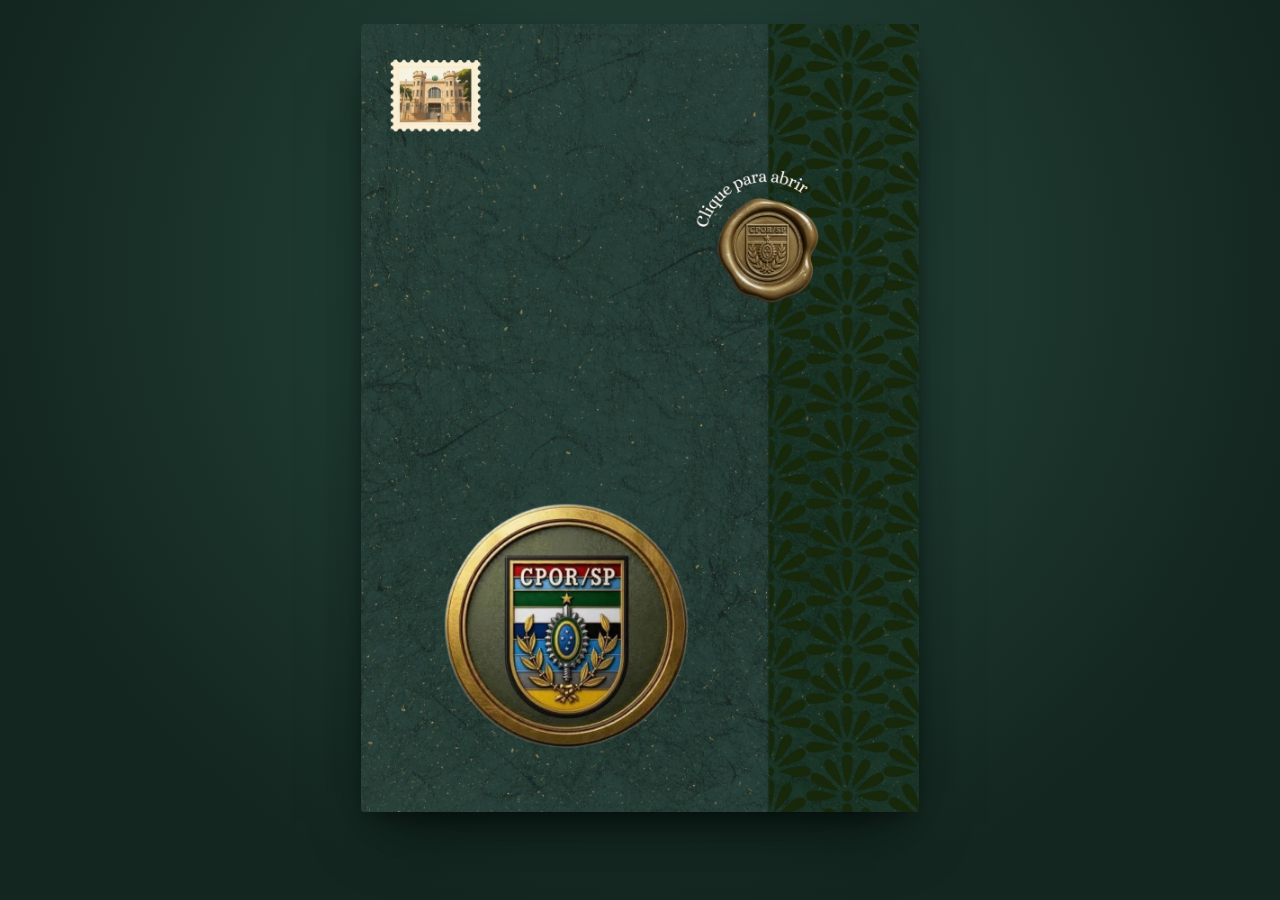
<file: opcao-7.html>
<!doctype html>
<html lang="pt-BR">
<head>
<meta charset="utf-8">
<meta name="viewport" content="width=device-width, initial-scale=1, viewport-fit=cover">
<title>Convite — Passagem de Comando CPOR/SP</title>
<meta name="description" content="Convite para a Solenidade de Passagem de Comando do CPOR/SP — 14/01/2027.">
<meta property="og:title" content="Convite — Passagem de Comando CPOR/SP">
<meta property="og:description" content="Solenidade de Passagem de Comando do CPOR/SP — quinta-feira, 14/01/2027, às 19h.">
<meta property="og:image" content="assets/opcao-7/capa.jpg">
<meta property="og:type" content="website">
<meta name="theme-color" content="#13261f">
<link rel="preload" as="image" href="assets/opcao-7/capa.jpg">
<link rel="preconnect" href="https://fonts.googleapis.com">
<link rel="preconnect" href="https://fonts.gstatic.com" crossorigin>
<link href="https://fonts.googleapis.com/css2?family=Cormorant+Garamond:wght@500;600&display=swap" rel="stylesheet">
<style>
  :root {
    --verde: #1b342b;
    --verde-fundo: #13261f;
    --verde-forro: #10221b;
    --creme: #f2ecd8;
    --dourado: #b39a62;
    --tinta: #20372f;
    /* Onde a faixa estampada começa na arte do envelope (904px de 1240px) */
    --corte: 0.72903;
    --curva: cubic-bezier(.65, 0, .35, 1);
    --curva-saida: cubic-bezier(.22, 1, .36, 1);
    --sombra: 0 30px 60px -20px rgba(4, 12, 9, .85), 0 10px 20px -10px rgba(4, 12, 9, .6);
  }

  * { box-sizing: border-box; }
  html, body { margin: 0; height: 100%; }
  body {
    background: radial-gradient(ellipse at 50% 30%, #284a40, var(--verde-fundo) 75%) fixed;
    background-color: var(--verde);
    color: var(--creme);
    font-family: "Cormorant Garamond", Georgia, serif;
    overflow: hidden;
    -webkit-tap-highlight-color: transparent;
  }

  main {
    min-height: 100svh;
    display: flex;
    flex-direction: column;
    align-items: center;
    justify-content: center;
    gap: 18px;
    padding: 16px;
  }

  /* Palco: proporção A4 das artes (1240 x 1748), cabe na tela com espaço para os botões */
  .palco {
    position: relative;
    height: min(calc(100svh - 112px), calc((100vw - 32px) * 1.40968), 1150px);
    aspect-ratio: 1240 / 1748;
    perspective: 2200px;
    z-index: 1;
    transform-origin: 0 0;
    user-select: none;
    -webkit-user-select: none;
    -webkit-touch-callout: none;
  }
  .palco img { -webkit-user-drag: none; }
  /* Ampliar: pinça, dois toques, Ctrl + rolagem, Ctrl e + */
  .palco.aberto { touch-action: none; }
  .palco.suave { transition: transform .3s ease; }
  .palco.ampliado { cursor: grab; }
  .palco.arrastando { cursor: grabbing; }

  /* ---------- Fundo do envelope (aparece quando as abas abrem) ---------- */
  .forro {
    position: absolute;
    inset: 0;
    border-radius: 3px;
    background:
      radial-gradient(ellipse at 50% 40%, rgba(255,255,255,.04), transparent 70%),
      var(--verde-forro);
    box-shadow: var(--sombra), inset 0 0 50px rgba(0,0,0,.55);
    transition: opacity .5s ease 0s;
  }
  .aberto .forro { opacity: 0; transition: opacity .6s ease 1.3s; }

  /* ---------- Cartão (frente: comandantes · verso: convite) ---------- */
  .cartao {
    position: absolute;
    inset: 0;
    transform-style: preserve-3d;
    transform: scale(.9) translateY(1.5%);
    transition: transform .7s var(--curva) 0s;
  }
  .aberto .cartao { transform: none; transition: transform 1s var(--curva-saida) 1.05s; }

  .cartao-ergue, .cartao-gira {
    position: absolute;
    inset: 0;
    transform-style: preserve-3d;
  }
  .cartao-gira { transition: transform 1.1s var(--curva); }
  .verso-visivel .cartao-gira { transform: rotateY(-180deg); }

  .face {
    position: absolute;
    inset: 0;
    border-radius: 3px;
    overflow: hidden;
    backface-visibility: hidden;
    -webkit-backface-visibility: hidden;
    box-shadow: var(--sombra);
    background: var(--creme);
  }
  .face img { display: block; width: 100%; height: 100%; }
  .face.verso { transform: rotateY(180deg); container-type: inline-size; }

  /* Botão de confirmação no verso, no lugar do antigo QR code: discreto, na cor do texto do convite */
  .rsvp {
    position: absolute;
    left: 50%;
    top: 85%;
    transform: translate(-50%, -50%);
    display: inline-flex;
    align-items: center;
    justify-content: center;
    white-space: nowrap;
    padding: .62em 1.25em .58em;
    font: 600 9px/1 "Cormorant Garamond", Georgia, serif;
    font-size: 2.05cqw;
    letter-spacing: .14em;
    text-transform: uppercase;
    text-decoration: none;
    color: #3a4329;
    background: rgba(58, 67, 41, .05);
    border: 1px solid rgba(58, 67, 41, .45);
    border-radius: 999px;
    visibility: hidden;
    transition: visibility 0s .55s;
  }
  .verso-visivel .rsvp { visibility: visible; }
  @media (hover: hover) { .rsvp:hover { background: rgba(58, 67, 41, .1); } }
  .rsvp:focus-visible { outline: 2px solid var(--dourado); outline-offset: 3px; }
  /* Sombra do cartão enquanto está dentro do envelope */
  .face .sombra-dentro {
    position: absolute;
    inset: 0;
    background: #0b1a14;
    opacity: .7;
    transition: opacity .5s ease .2s;
  }
  .aberto .face .sombra-dentro { opacity: 0; transition: opacity .8s ease .6s; }

  /* ---------- Abas do envelope: abrem a partir do selo ---------- */
  .aba {
    position: absolute;
    top: 0;
    bottom: 0;
    pointer-events: none;
    transform-style: preserve-3d;
    transition: transform .3s ease-out 1.55s;
  }
  .aba.esq { left: 0; width: calc(var(--corte) * 100%); }
  .aba.dir { left: calc(var(--corte) * 100%); right: 0; }
  /* 1º o selo racha: as abas se afastam um pouco */
  .aberto .aba { transition: transform .3s ease-out 0s; }
  .aberto .aba.esq { transform: translateX(-1%); }
  .aberto .aba.dir { transform: translateX(3%); }

  .folha {
    position: absolute;
    inset: 0;
    transform-style: preserve-3d;
    transition: transform 1s var(--curva) .5s;
  }
  .aba.esq .folha { transform-origin: left center; }
  .aba.dir .folha { transform-origin: right center; }
  /* 2º as abas se abrem como portas */
  .aberto .folha { transition: transform 1.1s var(--curva) .3s; }
  .aberto .aba.esq .folha { transform: rotateY(-112deg); }
  .aberto .aba.dir .folha { transform: rotateY(112deg); }

  .lado {
    position: absolute;
    inset: 0;
    overflow: hidden;
    backface-visibility: hidden;
    -webkit-backface-visibility: hidden;
    transition: opacity .25s ease .45s;
  }
  .aberto .lado { opacity: 0; transition: opacity .45s ease 1s; }
  .aba.esq .lado.fora { border-radius: 3px 0 0 3px; }
  .aba.dir .lado.fora { border-radius: 0 3px 3px 0; }
  .lado img { position: absolute; top: 0; height: 100%; max-width: none; display: block; }
  .aba.esq .lado img { left: 0; width: calc(100% / var(--corte)); }
  .aba.dir .lado img {
    width: calc(100% / (1 - var(--corte)));
    left: calc(-100% * var(--corte) / (1 - var(--corte)));
  }
  /* Parte de dentro da aba (forro) */
  .lado.dentro {
    transform: rotateY(180deg);
    background: linear-gradient(90deg, #0e1f18, #163026 60%, #11241c);
  }

  /* Área clicável do envelope inteiro; o anel marca o selo quando navega pelo teclado */
  .abrir {
    position: absolute;
    inset: 0;
    z-index: 5;
    padding: 0;
    border: 0;
    background: none;
    cursor: pointer;
  }
  .abrir:focus { outline: none; }
  .abrir .anel {
    position: absolute;
    left: var(--selo-x, 63.6%);
    top: var(--selo-y, 22%);
    width: var(--selo-w, 18.6%);
    aspect-ratio: 1;
    border-radius: 50%;
  }
  .abrir:focus-visible .anel { outline: 2px solid var(--creme); outline-offset: 4px; }
  .aberto .abrir { display: none; }

  /* ---------- Botões: estáticos, abaixo do cartão para não cobrir nada ---------- */
  .controles {
    position: relative;
    z-index: 2;
    min-height: 46px;
    display: flex;
    align-items: center;
    justify-content: center;
  }
  .grupo { display: flex; gap: 12px; }
  .grupo[hidden] { display: none; }

  .botao {
    appearance: none;
    display: inline-flex;
    align-items: center;
    gap: 10px;
    min-height: 46px;
    padding: 0 22px;
    border-radius: 2px;
    font: 600 15px/1 "Cormorant Garamond", Georgia, serif;
    letter-spacing: .18em;
    text-transform: uppercase;
    white-space: nowrap;
    cursor: pointer;
    transition: none;
  }
  .botao svg { width: 18px; height: 10px; flex: none; }
  .botao.principal {
    background: var(--creme);
    color: var(--tinta);
    border: 1px solid var(--creme);
    box-shadow: inset 0 0 0 3px var(--creme), inset 0 0 0 4px var(--dourado);
  }
  .botao.secundario {
    background: #152b23;
    color: var(--creme);
    border: 1px solid rgba(179, 154, 98, .75);
  }
  @media (hover: hover) {
    .botao.principal:hover { background: #fbf7ea; border-color: #fbf7ea; box-shadow: inset 0 0 0 3px #fbf7ea, inset 0 0 0 4px var(--dourado); }
    .botao.secundario:hover { background: #1d382e; }
  }
  .botao:focus-visible { outline: 2px solid var(--dourado); outline-offset: 3px; }

  .so-leitor {
    position: absolute; width: 1px; height: 1px; padding: 0; margin: -1px;
    overflow: hidden; clip: rect(0 0 0 0); white-space: nowrap; border: 0;
  }

  @media (max-width: 420px) {
    .grupo { gap: 10px; }
    .botao { padding: 0 16px; font-size: 14px; letter-spacing: .14em; gap: 8px; }
  }
  @media (max-width: 340px) {
    .botao { padding: 0 12px; font-size: 13px; letter-spacing: .1em; }
  }

  @media (prefers-reduced-motion: reduce) {
    .forro, .cartao, .cartao-gira, .aba, .folha, .lado,
    .aberto .forro, .aberto .cartao, .aberto .aba, .aberto .folha, .aberto .lado {
      transition-duration: .25s !important;
      transition-delay: 0s !important;
    }
  }
</style>
</head>
<body>
<main>
  <div class="palco" id="convite" style="--selo-x: 63.6%; --selo-y: 22%; --selo-w: 18.6%">
    <div class="forro" aria-hidden="true"></div>

    <div class="cartao">
      <div class="cartao-ergue">
        <div class="cartao-gira">
          <div class="face frente">
            <img draggable="false" src="assets/opcao-7/frente.jpg" alt="Antigos Comandantes do CPOR/SP, de 1930 aos dias de hoje" width="1240" height="1748">
            <div class="sombra-dentro" aria-hidden="true"></div>
          </div>
          <div class="face verso">
            <img draggable="false" src="assets/opcao-7/verso.jpg" alt="Convite para a Solenidade de Passagem de Comando do CPOR/SP" width="1240" height="1748">
            <!-- Link do formulário de confirmação de presença (Google Forms) -->
            <a class="rsvp" href="https://docs.google.com/forms/d/e/1FAIpQLScrMbw4zePzA4lhYASbJx0PyK-o26TCpUtgVabwHGBZzsUp2A/viewform" target="_blank" rel="noopener">Confirmar presença</a>
          </div>
        </div>
      </div>
    </div>

    <div class="aba esq" aria-hidden="true">
      <div class="folha">
        <div class="lado fora"><img draggable="false" src="assets/opcao-7/capa.jpg" alt=""></div>
        <div class="lado dentro"></div>
      </div>
    </div>
    <div class="aba dir" aria-hidden="true">
      <div class="folha">
        <div class="lado fora"><img draggable="false" src="assets/opcao-7/capa.jpg" alt=""></div>
        <div class="lado dentro"></div>
      </div>
    </div>

    <button type="button" class="abrir" id="abrir" aria-label="Abrir o convite">
      <span class="anel"></span>
    </button>
  </div>

  <nav class="controles" aria-label="Navegação do convite">
    <div class="grupo" data-etapa="frente" hidden>
      <button type="button" class="botao secundario" id="fechar">
        <svg viewBox="0 0 18 10" fill="none" stroke="currentColor" stroke-width="1.2" aria-hidden="true"><path d="M17 5H1M5 1 1 5l4 4"/></svg>
        Voltar
      </button>
      <button type="button" class="botao principal" id="virar">
        Ver o convite
        <svg viewBox="0 0 18 10" fill="none" stroke="currentColor" stroke-width="1.2" aria-hidden="true"><path d="M1 5h16M13 1l4 4-4 4"/></svg>
      </button>
    </div>
    <div class="grupo" data-etapa="verso" hidden>
      <button type="button" class="botao secundario" id="desvirar">
        <svg viewBox="0 0 18 10" fill="none" stroke="currentColor" stroke-width="1.2" aria-hidden="true"><path d="M17 5H1M5 1 1 5l4 4"/></svg>
        Voltar
      </button>
    </div>
  </nav>

  <div class="so-leitor" aria-live="polite" id="aviso"></div>
  <div class="so-leitor">
    O Diretor de Educação Superior Militar, General de Divisão Eduardo da VEIGA Cabral, tem a honra de convidar
    o(a) Senhor(a) e digníssima família para a Solenidade de Passagem de Comando do Centro de Preparação de
    Oficiais da Reserva de São Paulo (CPOR/SP), do Coronel Frederico Vieira CABRAL Mendes ao Tenente Coronel
    Daniel RAMOS LEMOS. Quinta-feira, 14 de janeiro de 2027. Inauguração do Retrato do Comandante Sucedido às
    18h30. Passagem de Comando às 19h. Rua Alfredo Pujol, 681, Santana, São Paulo/SP. Traje: militares, 9º B2 ou
    correspondente; militares da reserva e civis, esporte fino. Confirme sua presença até 08/01/2027 pelo e-mail
    comsoc@cporsp.eb.mil.br ou pelo telefone (11) 93948-8270.
  </div>
</main>

<script>
  (function () {
    var palco = document.getElementById("convite");
    var ergue = palco.querySelector(".cartao-ergue");
    var aviso = document.getElementById("aviso");
    var grupos = document.querySelectorAll(".grupo");
    var reduzido = window.matchMedia("(prefers-reduced-motion: reduce)").matches;
    var ocupado = false;

    // Tempo de cada transição (ms) — igual ao CSS
    var T = reduzido
      ? { abrir: 300, fechar: 300, virar: 300 }
      : { abrir: 2050, fechar: 1900, virar: 1150 };

    function mostrar(etapa, foco) {
      grupos.forEach(function (g) { g.hidden = g.dataset.etapa !== etapa; });
      if (foco) document.getElementById(foco).focus({ preventScroll: true });
    }

    function depois(ms, fn) {
      ocupado = true;
      mostrar(null);
      setTimeout(function () { ocupado = false; fn(); }, ms);
    }

    function erguer() {
      if (reduzido || !ergue.animate) return;
      ergue.animate(
        [{ transform: "none" }, { transform: "scale(.93)", offset: .5 }, { transform: "none" }],
        { duration: 1100, easing: "ease-in-out" }
      );
    }

    /* ---------------- Ampliar o cartão ---------------- */
    var MAX = 4;
    var z = { s: 1, x: 0, y: 0 };

    function limitar(v, a, b) { return Math.min(Math.max(v, a), b); }
    function podeAmpliar() { return palco.classList.contains("aberto") && !ocupado; }
    // Posição do cartão sem ampliação (não depende do transform)
    function base() {
      return { left: palco.offsetLeft, top: palco.offsetTop, w: palco.offsetWidth, h: palco.offsetHeight };
    }

    function aplicar(s, x, y, suave) {
      var b = base();
      var vw = document.documentElement.clientWidth, vh = document.documentElement.clientHeight;
      s = limitar(s, 1, MAX);
      if (s <= 1.001) { s = 1; x = 0; y = 0; }
      else {
        var W = b.w * s, H = b.h * s, L = b.left + x, T2 = b.top + y;
        L = W >= vw ? limitar(L, vw - W, 0) : limitar(L, 0, vw - W);
        T2 = H >= vh ? limitar(T2, vh - H, 0) : limitar(T2, 0, vh - H);
        x = L - b.left; y = T2 - b.top;
      }
      z = { s: s, x: x, y: y };
      palco.classList.toggle("suave", !!suave);
      palco.classList.toggle("ampliado", s > 1);
      palco.style.transform = s === 1 ? "" : "translate(" + x + "px," + y + "px) scale(" + s + ")";
    }

    // Amplia mantendo parado o ponto (px, py) da tela
    function ampliarEm(px, py, s, suave) {
      var b = base();
      s = limitar(s, 1, MAX);
      var cx = (px - b.left - z.x) / z.s, cy = (py - b.top - z.y) / z.s;
      aplicar(s, px - b.left - cx * s, py - b.top - cy * s, suave);
    }

    function centro() {
      var r = palco.getBoundingClientRect();
      return { x: r.left + r.width / 2, y: r.top + r.height / 2 };
    }

    // Toque / mouse: pinça, arrastar e dois toques
    var pontos = new Map(), gesto = null, ultimoToque = null;

    function iniciarGesto() {
      var p = Array.from(pontos.values()), b = base();
      if (p.length >= 2) {
        var mx = (p[0].x + p[1].x) / 2, my = (p[0].y + p[1].y) / 2;
        gesto = {
          tipo: "pinca",
          d0: Math.hypot(p[0].x - p[1].x, p[0].y - p[1].y) || 1,
          s0: z.s,
          cx: (mx - b.left - z.x) / z.s,
          cy: (my - b.top - z.y) / z.s
        };
      } else if (p.length === 1) {
        gesto = { tipo: "arrasto", px: p[0].x, py: p[0].y, x0: z.x, y0: z.y, t0: performance.now(), moveu: false };
      } else {
        gesto = null;
      }
    }

    palco.addEventListener("pointerdown", function (e) {
      if (!podeAmpliar() || (e.pointerType === "mouse" && e.button !== 0)) return;
      if (e.target.closest(".rsvp")) return;   // deixa o link de confirmação funcionar
      try { palco.setPointerCapture(e.pointerId); } catch (_) {}
      pontos.set(e.pointerId, { x: e.clientX, y: e.clientY });
      if (pontos.size > 1) ultimoToque = null;
      iniciarGesto();
    });

    palco.addEventListener("pointermove", function (e) {
      if (!pontos.has(e.pointerId) || !gesto) return;
      pontos.set(e.pointerId, { x: e.clientX, y: e.clientY });
      var b = base();
      if (gesto.tipo === "pinca" && pontos.size >= 2) {
        var p = Array.from(pontos.values());
        var mx = (p[0].x + p[1].x) / 2, my = (p[0].y + p[1].y) / 2;
        var s = limitar(gesto.s0 * Math.hypot(p[0].x - p[1].x, p[0].y - p[1].y) / gesto.d0, 1, MAX);
        aplicar(s, mx - b.left - gesto.cx * s, my - b.top - gesto.cy * s);
      } else if (gesto.tipo === "arrasto") {
        var dx = e.clientX - gesto.px, dy = e.clientY - gesto.py;
        if (Math.hypot(dx, dy) > 8) gesto.moveu = true;
        if (z.s > 1 && gesto.moveu) {
          palco.classList.add("arrastando");
          aplicar(z.s, gesto.x0 + dx, gesto.y0 + dy);
        }
      }
    });

    function soltar(e) {
      if (!pontos.has(e.pointerId)) return;
      var g = gesto;
      pontos.delete(e.pointerId);
      palco.classList.remove("arrastando");

      // Dois toques (ou duplo clique): amplia no ponto tocado, ou volta ao normal
      if (e.type === "pointerup" && g && g.tipo === "arrasto" && !g.moveu && performance.now() - g.t0 < 300) {
        var agora = performance.now();
        if (ultimoToque && agora - ultimoToque.t < 320 && Math.hypot(e.clientX - ultimoToque.x, e.clientY - ultimoToque.y) < 40) {
          if (z.s > 1.05) aplicar(1, 0, 0, true);
          else ampliarEm(e.clientX, e.clientY, 2.5, true);
          ultimoToque = null;
        } else {
          ultimoToque = { t: agora, x: e.clientX, y: e.clientY };
        }
      }
      if (pontos.size === 0 && z.s < 1.03) aplicar(1, 0, 0, true);
      iniciarGesto();
    }
    palco.addEventListener("pointerup", soltar);
    palco.addEventListener("pointercancel", soltar);

    // Computador: Ctrl + rolagem e pinça no trackpad ampliam; rolagem move quando ampliado
    window.addEventListener("wheel", function (e) {
      if (!podeAmpliar()) return;
      if (e.ctrlKey || e.metaKey) {
        e.preventDefault();
        var passo = e.deltaMode === 1 ? 0.05 : 0.0025;
        ampliarEm(e.clientX, e.clientY, z.s * limitar(Math.exp(-e.deltaY * passo), 0.5, 2));
      } else if (z.s > 1) {
        e.preventDefault();
        aplicar(z.s, z.x - e.deltaX, z.y - e.deltaY);
      }
    }, { passive: false });

    // Safari no Mac: pinça no trackpad
    var sGesto = 1;
    window.addEventListener("gesturestart", function (e) {
      if (!podeAmpliar() || pontos.size) return;
      e.preventDefault(); sGesto = z.s;
    });
    window.addEventListener("gesturechange", function (e) {
      if (!podeAmpliar() || pontos.size) return;
      e.preventDefault(); ampliarEm(e.clientX, e.clientY, sGesto * e.scale);
    });

    // Ctrl/Cmd e "+", "-" ou "0"
    window.addEventListener("keydown", function (e) {
      if (!(e.ctrlKey || e.metaKey) || !podeAmpliar()) return;
      var c = centro();
      if (e.key === "+" || e.key === "=") { e.preventDefault(); ampliarEm(c.x, c.y, z.s * 1.25, true); }
      else if (e.key === "-") { e.preventDefault(); ampliarEm(c.x, c.y, z.s / 1.25, true); }
      else if (e.key === "0") { e.preventDefault(); aplicar(1, 0, 0, true); }
    });

    window.addEventListener("resize", function () { aplicar(z.s, z.x, z.y); });

    // Antes de virar ou fechar, o cartão volta ao tamanho normal
    function semZoom(fn) {
      if (z.s === 1) { fn(); return; }
      aplicar(1, 0, 0, true);
      ocupado = true;
      setTimeout(function () { ocupado = false; palco.classList.remove("suave"); fn(); }, 320);
    }

    /* ---------------- Navegação ---------------- */
    document.getElementById("abrir").addEventListener("click", function () {
      if (ocupado) return;
      palco.classList.add("aberto");
      aviso.textContent = "Convite aberto: Antigos Comandantes.";
      depois(T.abrir, function () { mostrar("frente", "virar"); });
    });

    document.getElementById("fechar").addEventListener("click", function () {
      if (ocupado) return;
      semZoom(function () {
        palco.classList.remove("aberto");
        aviso.textContent = "Envelope fechado.";
        depois(T.fechar, function () { mostrar(null); document.getElementById("abrir").focus({ preventScroll: true }); });
      });
    });

    document.getElementById("virar").addEventListener("click", function () {
      if (ocupado) return;
      semZoom(function () {
        palco.classList.add("verso-visivel");
        erguer();
        aviso.textContent = "Verso: convite da Passagem de Comando.";
        depois(T.virar, function () { mostrar("verso", "desvirar"); });
      });
    });

    document.getElementById("desvirar").addEventListener("click", function () {
      if (ocupado) return;
      semZoom(function () {
        palco.classList.remove("verso-visivel");
        erguer();
        aviso.textContent = "Frente: Antigos Comandantes.";
        depois(T.virar, function () { mostrar("frente", "virar"); });
      });
    });
  })();
</script>
</body>
</html>
</file>
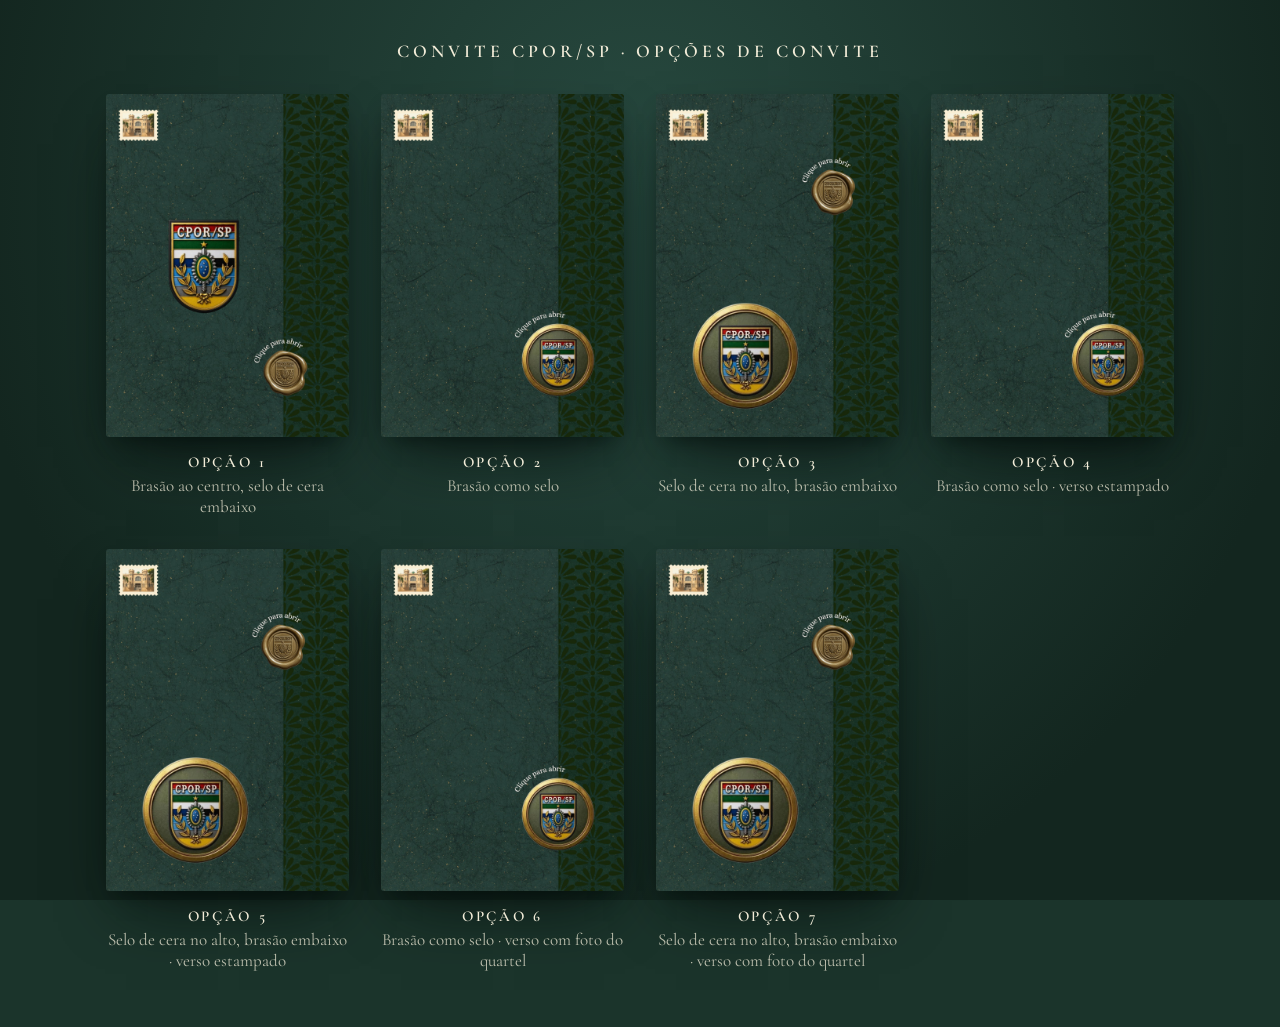
<file: opcoes.html>
<!doctype html>
<html lang="pt-BR">
<head>
<meta charset="utf-8">
<meta name="viewport" content="width=device-width, initial-scale=1">
<title>Convite CPOR/SP — opções de convite</title>
<link href="https://fonts.googleapis.com/css2?family=Cormorant+Garamond:wght@500;600&display=swap" rel="stylesheet">
<style>
  :root { --creme: #f2ecd8; --dourado: #b39a62; --fundo: #13261f; }
  * { box-sizing: border-box; }
  body {
    margin: 0;
    min-height: 100svh;
    background: radial-gradient(ellipse at 50% 20%, #284a40, var(--fundo) 75%) fixed;
    background-color: #1b342b;
    color: var(--creme);
    font-family: "Cormorant Garamond", Georgia, serif;
  }
  main { max-width: 1100px; margin: 0 auto; padding: 40px 16px 56px; }
  h1 {
    margin: 0 0 32px;
    text-align: center;
    font-weight: 600;
    font-size: 18px;
    letter-spacing: .22em;
    text-transform: uppercase;
  }
  .grade {
    display: grid;
    grid-template-columns: repeat(auto-fit, minmax(240px, 1fr));
    gap: 32px;
  }
  a { color: inherit; text-decoration: none; display: block; }
  img {
    display: block;
    width: 100%;
    aspect-ratio: 1240 / 1748;
    border-radius: 3px;
    box-shadow: 0 30px 60px -20px rgba(4, 12, 9, .85), 0 10px 20px -10px rgba(4, 12, 9, .6);
  }
  .nome {
    margin-top: 16px;
    text-align: center;
    font-weight: 600;
    font-size: 15px;
    letter-spacing: .18em;
    text-transform: uppercase;
  }
  .nota { margin-top: 4px; text-align: center; font-size: 17px; color: rgba(242, 236, 216, .75); }
  a:focus-visible img { outline: 2px solid var(--dourado); outline-offset: 4px; }
</style>
</head>
<body>
<main>
  <h1>Convite CPOR/SP · Opções de convite</h1>
  <div class="grade">
    <a href="index.html">
      <img src="assets/convite-1.jpg" alt="Capa da opção 1" loading="lazy">
      <div class="nome">Opção 1</div>
      <div class="nota">Brasão ao centro, selo de cera embaixo</div>
    </a>
    <a href="capa-2.html">
      <img src="assets/convite-1b.jpg" alt="Capa da opção 2" loading="lazy">
      <div class="nome">Opção 2</div>
      <div class="nota">Brasão como selo</div>
    </a>
    <a href="capa-3.html">
      <img src="assets/convite-1c.jpg" alt="Capa da opção 3" loading="lazy">
      <div class="nome">Opção 3</div>
      <div class="nota">Selo de cera no alto, brasão embaixo</div>
    </a>
    <a href="opcao-4.html">
      <img src="assets/opcao-4/capa.jpg" alt="Capa da opção 4" loading="lazy">
      <div class="nome">Opção 4</div>
      <div class="nota">Brasão como selo · verso estampado</div>
    </a>
    <a href="opcao-5.html">
      <img src="assets/opcao-5/capa.jpg" alt="Capa da opção 5" loading="lazy">
      <div class="nome">Opção 5</div>
      <div class="nota">Selo de cera no alto, brasão embaixo · verso estampado</div>
    </a>
    <a href="opcao-6.html">
      <img src="assets/opcao-6/capa.jpg" alt="Capa da opção 6" loading="lazy">
      <div class="nome">Opção 6</div>
      <div class="nota">Brasão como selo · verso com foto do quartel</div>
    </a>
    <a href="opcao-7.html">
      <img src="assets/opcao-7/capa.jpg" alt="Capa da opção 7" loading="lazy">
      <div class="nome">Opção 7</div>
      <div class="nota">Selo de cera no alto, brasão embaixo · verso com foto do quartel</div>
    </a>
  </div>
</main>
</body>
</html>
</file>
